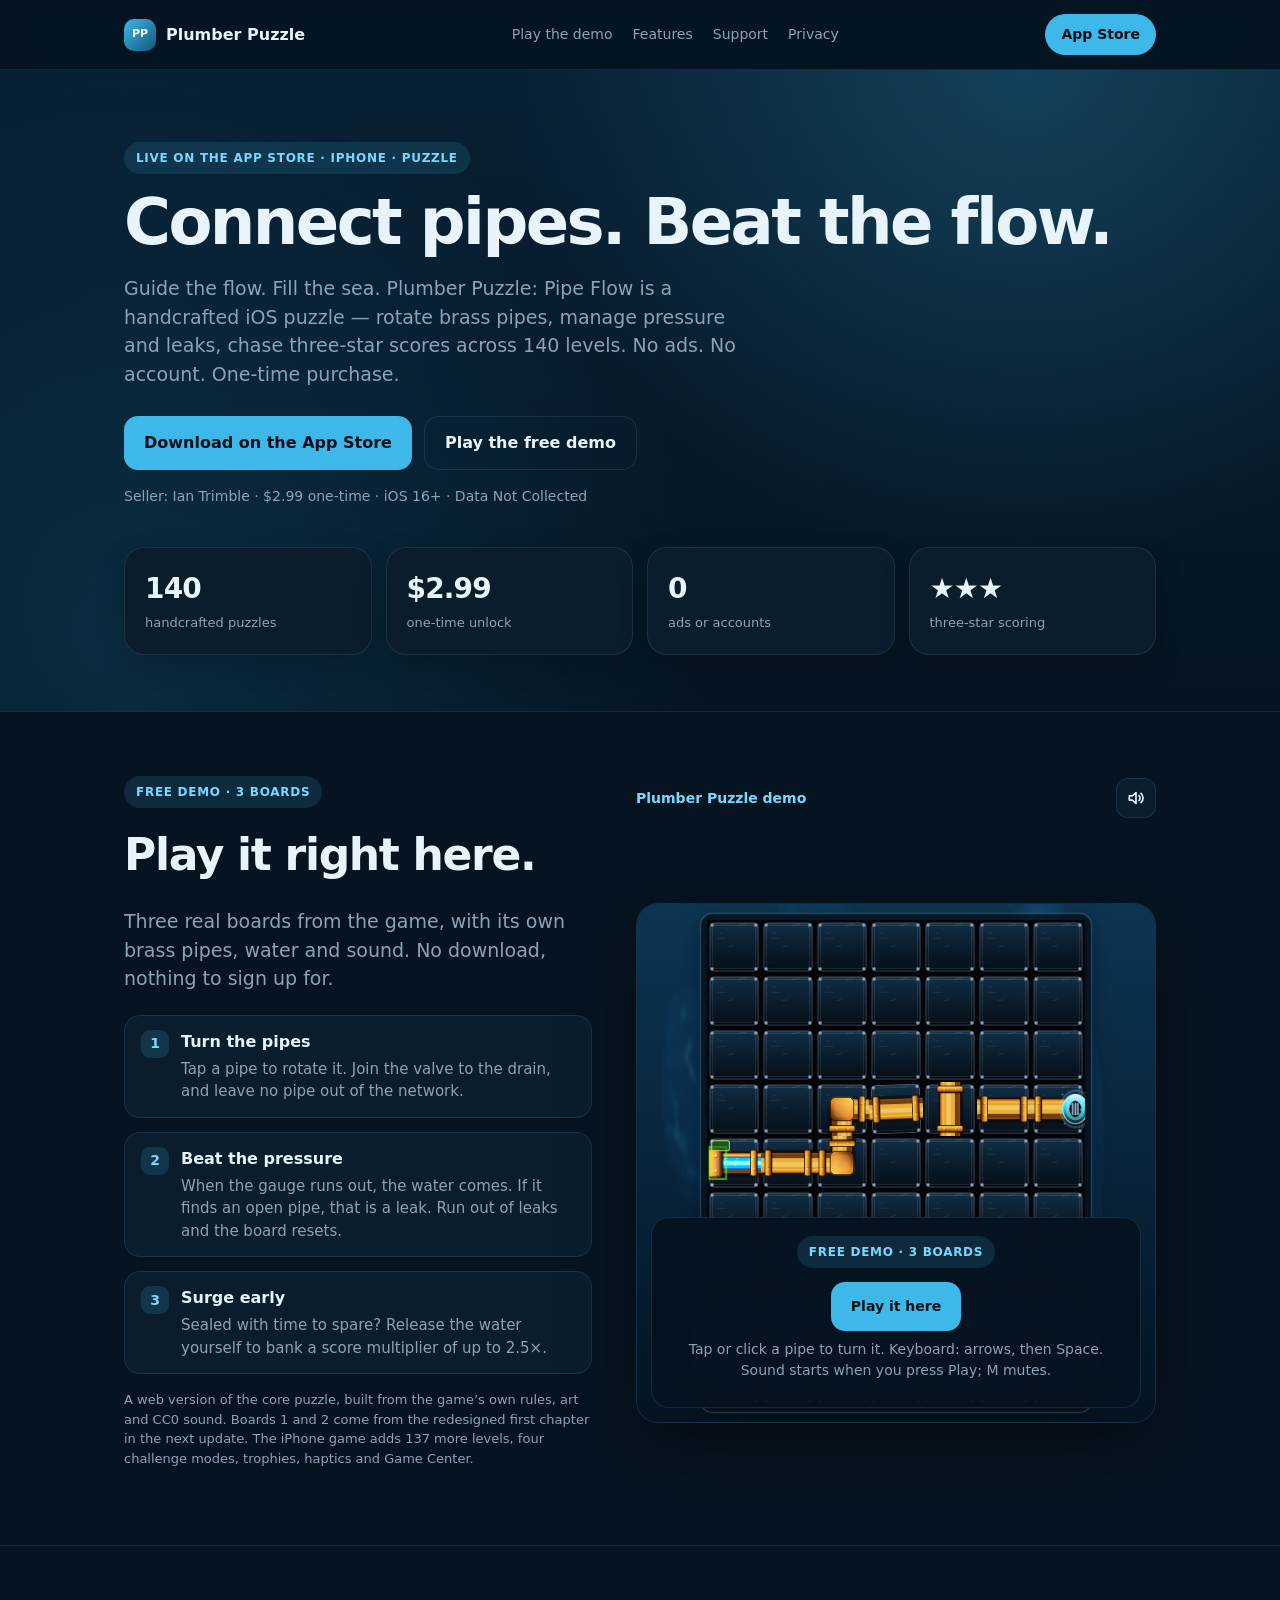
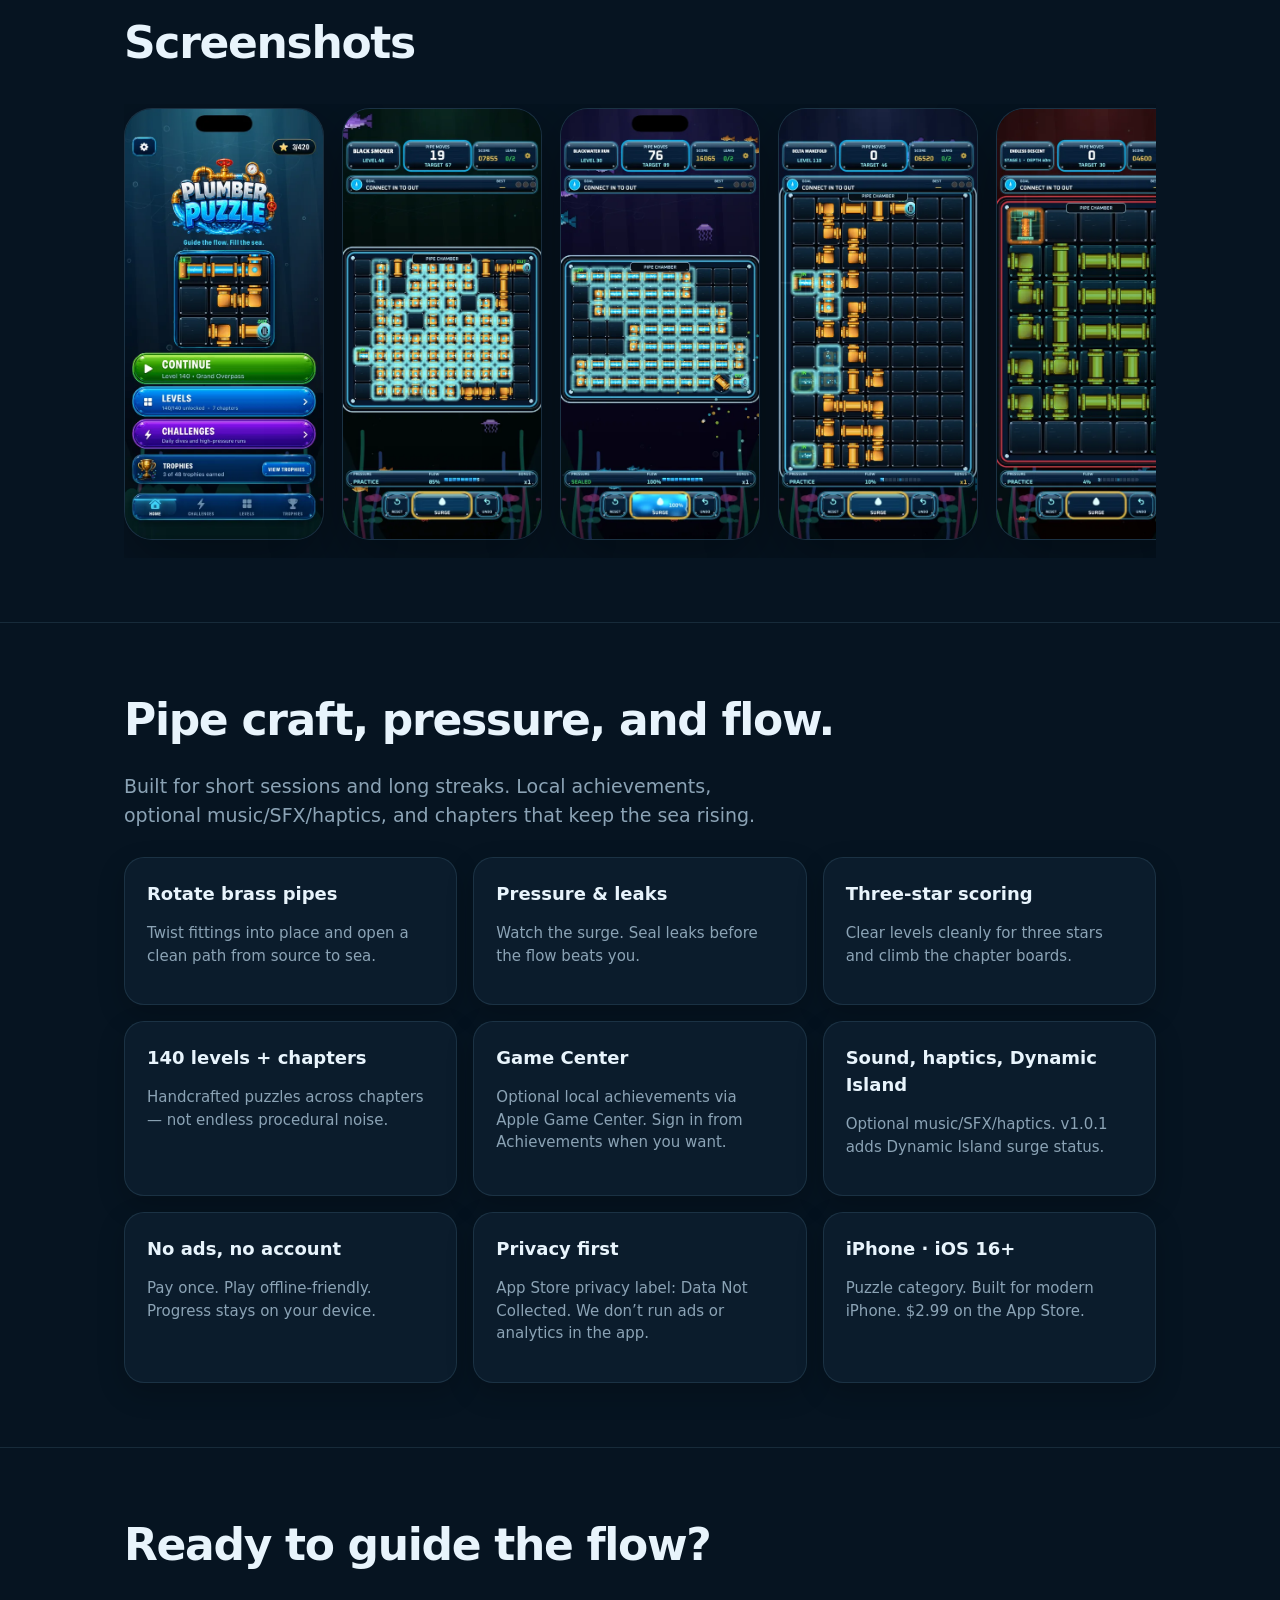
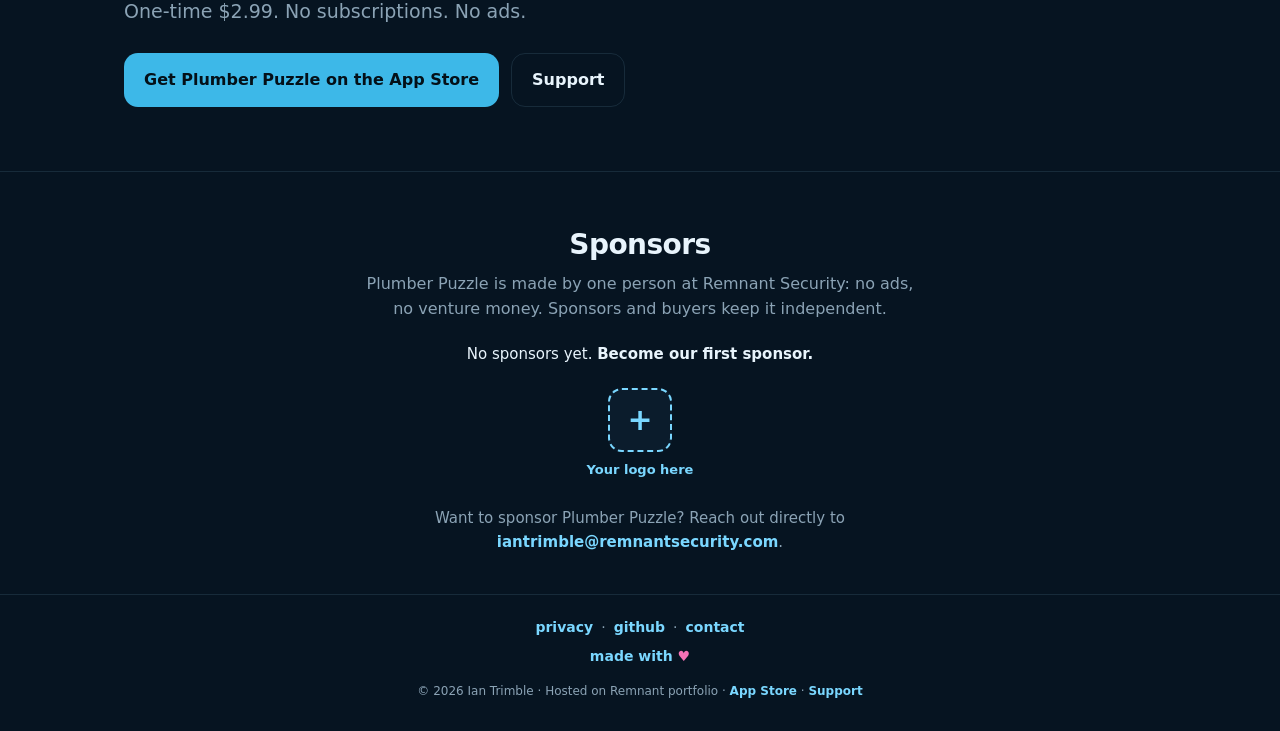
<file: index.html>
<!doctype html>
<html lang="en">
<head>
<meta charset="utf-8">
<meta name="viewport" content="width=device-width, initial-scale=1">
<title>Plumber Puzzle: Pipe Flow — Connect pipes. Beat the flow.</title>
<meta name="description" content="140 handcrafted pipe puzzles for iPhone. Rotate brass pipes, stop leaks, earn three stars. No ads, no account. Data Not Collected. $2.99 one-time.">
<link rel="canonical" href="https://plumberpuzzle.remnantsecurity.com/">
<link rel="icon" type="image/svg+xml" href="/favicon.svg">
<meta property="og:title" content="Plumber Puzzle: Pipe Flow">
<meta property="og:description" content="Connect pipes. Beat the flow. 140 handcrafted levels. $2.99 one-time on the App Store.">
<meta property="og:image" content="https://plumberpuzzle.remnantsecurity.com/screenshots/og-card.jpg">
<meta property="og:image:width" content="1200">
<meta property="og:image:height" content="630">
<meta name="twitter:card" content="summary_large_image">
<meta name="twitter:image" content="https://plumberpuzzle.remnantsecurity.com/screenshots/og-card.jpg">
<meta property="og:type" content="website">
<meta name="theme-color" content="#061421">
<style>
:root{--accent:#3DB8E8;--accent2:#7AD7FF;--sea:#061421;--ink:#E8F4FC;--muted:#8BA3B5;--card:#0B1C2C;--line:rgba(125,180,210,.14);--bg:#061421;--shadow:0 24px 70px rgba(0,0,0,.35)}
*{box-sizing:border-box}html{scroll-behavior:smooth}body{margin:0;background:var(--bg);color:var(--ink);font-family:-apple-system,BlinkMacSystemFont,"SF Pro Display","Inter",system-ui,sans-serif;line-height:1.5;-webkit-font-smoothing:antialiased}
a{color:inherit;text-decoration:none}.nav{position:sticky;top:0;z-index:50;background:rgba(6,20,33,.86);backdrop-filter:saturate(180%) blur(22px);border-bottom:1px solid var(--line)}
.navin{max-width:1080px;margin:auto;padding:14px 24px;display:flex;align-items:center;justify-content:space-between;gap:16px}
.brand{display:flex;align-items:center;gap:10px;font-weight:800}.mark{width:32px;height:32px;border-radius:10px;background:linear-gradient(135deg,var(--accent),#12587A);display:grid;place-items:center;color:#fff;font-weight:900;font-size:11px}
.links{display:flex;gap:20px;color:var(--muted);font-size:14px;flex-wrap:wrap}.pill{padding:10px 16px;border-radius:999px;background:var(--accent);color:#041018;font-weight:700;font-size:14px}
.wrap{max-width:1080px;margin:auto;padding:0 24px}.hero{padding:72px 0 56px;background:radial-gradient(circle at 80% 0%,rgba(61,184,232,.22),transparent 42%),radial-gradient(circle at 10% 90%,rgba(18,88,122,.35),transparent 45%),linear-gradient(180deg,#082033,var(--bg))}
.eyebrow{display:inline-flex;padding:7px 12px;border-radius:999px;background:rgba(61,184,232,.14);color:var(--accent2);font-size:12px;font-weight:800;letter-spacing:.06em;text-transform:uppercase}
h1{font-size:clamp(36px,6vw,64px);line-height:1.02;letter-spacing:-.04em;margin:16px 0}.lead{font-size:19px;color:var(--muted);max-width:640px}
.cta{display:flex;gap:12px;flex-wrap:wrap;margin-top:28px}.btn{display:inline-flex;align-items:center;justify-content:center;padding:14px 20px;border-radius:14px;font-weight:800}
.primary{background:var(--accent);color:#041018}.secondary{background:transparent;border:1px solid var(--line);color:var(--ink)}.meta{margin-top:16px;color:var(--muted);font-size:14px}
.proof{display:grid;grid-template-columns:repeat(4,1fr);gap:14px;margin:40px 0 0}.proofItem{background:var(--card);border:1px solid var(--line);border-radius:20px;padding:20px;box-shadow:0 10px 28px rgba(0,0,0,.2)}
.proofItem strong{display:block;font-size:28px;letter-spacing:-.03em}.proofItem span{color:var(--muted);font-size:13px}
.section{padding:64px 0;border-top:1px solid var(--line)}.section h2{font-size:clamp(28px,4vw,44px);letter-spacing:-.03em;margin:0 0 12px}
.grid{display:grid;grid-template-columns:repeat(3,1fr);gap:16px;margin-top:28px}.card{background:var(--card);border:1px solid var(--line);border-radius:20px;padding:22px;box-shadow:0 10px 28px rgba(0,0,0,.2)}
.card h3{margin:0 0 8px;font-size:18px}.card p,.card li,.content p,.content li{color:var(--muted);font-size:15px}.footer{padding:36px 0;color:var(--muted);font-size:13px;border-top:1px solid var(--line)}
.footerin{display:flex;justify-content:space-between;gap:16px;flex-wrap:wrap}.content{max-width:760px}.content p,.content li{font-size:17px}
a.inline{color:var(--accent2);text-decoration:underline;text-underline-offset:3px}
@media(max-width:900px){.proof,.grid{grid-template-columns:1fr 1fr}.links{display:none}}
@media(max-width:600px){.proof,.grid{grid-template-columns:1fr}}
.shots{list-style:none;margin:28px 0 0;padding:4px 0 18px;display:grid;grid-auto-flow:column;grid-auto-columns:minmax(200px,230px);gap:18px;overflow-x:auto;scroll-snap-type:x mandatory;-webkit-overflow-scrolling:touch}.shot{scroll-snap-align:start}.shot img{display:block;width:100%;height:auto;border-radius:28px;border:1px solid var(--line);box-shadow:var(--shadow);background:var(--card)}
@media(max-width:600px){.shots{grid-auto-columns:72%}}
</style>
<link rel="stylesheet" href="/play/play.css">
<link rel="stylesheet" href="/sponsors.css">
</head>
<body>
<nav class="nav"><div class="navin">
  <a class="brand" href="/"><span class="mark">PP</span>Plumber Puzzle</a>
  <div class="links">
    <a href="/#play">Play the demo</a>
    <a href="/#features">Features</a>
    <a href="/support.html">Support</a>
    <a href="/privacy.html">Privacy</a>
  </div>
  <a class="pill" href="https://apps.apple.com/us/app/plumber-puzzle-pipe-flow/id6789703995?mt=8&amp;ct=EXP-20261004-PIPEFLOW-SITE-01">App Store</a>
</div></nav>
<header class="hero"><div class="wrap">
  <span class="eyebrow">Live on the App Store · iPhone · Puzzle</span>
  <h1>Connect pipes. Beat the flow.</h1>
  <p class="lead">Guide the flow. Fill the sea. Plumber Puzzle: Pipe Flow is a handcrafted iOS puzzle — rotate brass pipes, manage pressure and leaks, chase three-star scores across 140 levels. No ads. No account. One-time purchase.</p>
  <div class="cta">
    <a class="btn primary" href="https://apps.apple.com/us/app/plumber-puzzle-pipe-flow/id6789703995?mt=8&amp;ct=EXP-20261004-PIPEFLOW-SITE-01">Download on the App Store</a>
    <a class="btn secondary" href="/#play">Play the free demo</a>
  </div>
  <p class="meta">Seller: Ian Trimble · $2.99 one-time · iOS 16+ · Data Not Collected</p>
  <div class="proof">
    <div class="proofItem"><strong>140</strong><span>handcrafted puzzles</span></div>
    <div class="proofItem"><strong>$2.99</strong><span>one-time unlock</span></div>
    <div class="proofItem"><strong>0</strong><span>ads or accounts</span></div>
    <div class="proofItem"><strong>★★★</strong><span>three-star scoring</span></div>
  </div>
</div></header>
<section class="section" id="play" aria-labelledby="play-h"><div class="wrap play">
  <div class="play-copy">
    <span class="eyebrow">Free demo &middot; 3 boards</span>
    <h2 id="play-h">Play it right here.</h2>
    <p class="lead">Three real boards from the game, with its own brass pipes, water and sound. No download, nothing to sign up for.</p>
    <ol class="steps">
      <li><h3>Turn the pipes</h3><p>Tap a pipe to rotate it. Join the valve to the drain, and leave no pipe out of the network.</p></li>
      <li><h3>Beat the pressure</h3><p>When the gauge runs out, the water comes. If it finds an open pipe, that is a leak. Run out of leaks and the board resets.</p></li>
      <li><h3>Surge early</h3><p>Sealed with time to spare? Release the water yourself to bank a score multiplier of up to 2.5&times;.</p></li>
    </ol>
    <p class="play-note">A web version of the core puzzle, built from the game&rsquo;s own rules, art and CC0 sound. Boards 1 and 2 come from the redesigned first chapter in the next update. The iPhone game adds 137 more levels, four challenge modes, trophies, haptics and Game Center.</p>
  </div>
  <div class="mini" id="mini" data-base="/play/">
    <div class="mini-top">
      <p class="mini-stagename" data-mini="stage">Plumber Puzzle demo</p>
      <div class="mini-tools">
        <button class="mini-tool" type="button" data-act="pause" aria-label="Pause (Escape)"><svg viewBox="0 0 24 24" aria-hidden="true"><path d="M8 5v14M16 5v14"/></svg></button>
        <button class="mini-tool" type="button" data-act="sound" aria-pressed="true" aria-label="Sound on (M to mute)"><svg viewBox="0 0 24 24" aria-hidden="true"><path d="M4 9.5h3.5L12 5.5v13l-4.5-4H4z"/><path class="on" d="M15.5 9a4 4 0 0 1 0 6M18 6.5a7.5 7.5 0 0 1 0 11"/><path class="off" d="M16 9.5l5 5M21 9.5l-5 5"/></svg></button>
      </div>
    </div>
    <div class="mini-hud" aria-hidden="true">
      <div><span class="cap">Moves / par</span><b data-mini="moves">0 / 0</b></div>
      <div><span class="cap">Leaks</span><span class="mini-pips" data-mini="leaks"></span></div>
      <div><span class="cap">Score</span><b data-mini="score">0</b></div>
      <div class="mini-water"><span class="cap" data-mini="water">Water</span><div class="mini-gaugebar"><span data-mini="gauge"></span></div></div>
    </div>
    <div class="mini-stage">
      <canvas tabindex="0" width="520" height="520" aria-label="Plumber Puzzle demo board. Tap or click a pipe to turn it. Keyboard: arrow keys move, Space turns the pipe, E releases the water early, Escape pauses, M mutes."></canvas>
      <p class="mini-toast" hidden></p>
      <div class="mini-start">
        <span class="eyebrow">Free demo &middot; 3 boards</span>
        <p><button class="btn primary" type="button" data-act="start">Play it here</button></p>
        <p>Tap or click a pipe to turn it.<span class="mini-keys"> Keyboard: arrows, then Space.</span> Sound starts when you press Play; M mutes.</p>
        <p data-mini="best"></p>
      </div>
    </div>
    <div class="mini-under">
      <p class="mini-hint" data-mini="hint"></p>
      <button class="mini-release" type="button" data-act="release">Release water</button>
    </div>
    <div class="mini-card" role="dialog" aria-label="Plumber Puzzle demo" hidden></div>
    <p class="sr-only" data-mini="live" aria-live="polite"></p>
    <noscript><p class="play-note">The playable board needs JavaScript. The screenshots below are from the game.</p></noscript>
  </div>
</div></section>
<section class="section" id="screenshots"><div class="wrap">
  <h2>Screenshots</h2>
  <ul class="shots"><li class="shot"><img src="/screenshots/01-home.webp" width="460" height="999" loading="lazy" decoding="async" alt="Home screen with the Plumber Puzzle logo and Continue, Levels, Challenges and Trophies buttons"></li><li class="shot"><img src="/screenshots/03-level-48-solving.webp" width="460" height="999" loading="lazy" decoding="async" alt="Level 48 'Black Smoker' mid-solve with the flow meter at 85%"></li><li class="shot"><img src="/screenshots/05-level-30-win.webp" width="460" height="999" loading="lazy" decoding="async" alt="Level 30 'Blackwater Run' sealed at 100% flow"></li><li class="shot"><img src="/screenshots/04-level-110-later.webp" width="460" height="999" loading="lazy" decoding="async" alt="Level 110 'Delta Manifold', a tall late-game pipe board"></li><li class="shot"><img src="/screenshots/06-descent.webp" width="460" height="999" loading="lazy" decoding="async" alt="Endless Descent stage 1 with the green pipe set"></li><li class="shot"><img src="/screenshots/07-trophies.webp" width="460" height="999" loading="lazy" decoding="async" alt="Trophies screen showing 3/48 Legendary trophies"></li><li class="shot"><img src="/screenshots/02-level-12.webp" width="460" height="999" loading="lazy" decoding="async" alt="Level 12 'Backwash' at the start of the puzzle"></li></ul>
</div></section>
<section class="section" id="features"><div class="wrap">
  <h2>Pipe craft, pressure, and flow.</h2>
  <p class="lead">Built for short sessions and long streaks. Local achievements, optional music/SFX/haptics, and chapters that keep the sea rising.</p>
  <div class="grid">
    <article class="card"><h3>Rotate brass pipes</h3><p>Twist fittings into place and open a clean path from source to sea.</p></article>
    <article class="card"><h3>Pressure &amp; leaks</h3><p>Watch the surge. Seal leaks before the flow beats you.</p></article>
    <article class="card"><h3>Three-star scoring</h3><p>Clear levels cleanly for three stars and climb the chapter boards.</p></article>
    <article class="card"><h3>140 levels + chapters</h3><p>Handcrafted puzzles across chapters — not endless procedural noise.</p></article>
    <article class="card"><h3>Game Center</h3><p>Optional local achievements via Apple Game Center. Sign in from Achievements when you want.</p></article>
    <article class="card"><h3>Sound, haptics, Dynamic Island</h3><p>Optional music/SFX/haptics. v1.0.1 adds Dynamic Island surge status.</p></article>
    <article class="card"><h3>No ads, no account</h3><p>Pay once. Play offline-friendly. Progress stays on your device.</p></article>
    <article class="card"><h3>Privacy first</h3><p>App Store privacy label: Data Not Collected. We don’t run ads or analytics in the app.</p></article>
    <article class="card"><h3>iPhone · iOS 16+</h3><p>Puzzle category. Built for modern iPhone. $2.99 on the App Store.</p></article>
  </div>
</div></section>
<section class="section"><div class="wrap">
  <h2>Ready to guide the flow?</h2>
  <p class="lead">One-time $2.99. No subscriptions. No ads.</p>
  <div class="cta">
    <a class="btn primary" href="https://apps.apple.com/us/app/plumber-puzzle-pipe-flow/id6789703995?mt=8&amp;ct=EXP-20261004-PIPEFLOW-SITE-01">Get Plumber Puzzle on the App Store</a>
    <a class="btn secondary" href="/support.html">Support</a>
  </div>
</div></section>
<!-- TODO(sponsors): flip data-sponsors-live to "true" when https://github.com/sponsors/itrimble is live -->
<section class="sp sp-sponsors" data-sponsors-live="false" aria-labelledby="sp-h"><div class="sp-wrap">
  <h2 id="sp-h">Sponsors</h2>
  <p class="sp-indie">Plumber Puzzle is made by one person at Remnant Security: no ads, no venture money. Sponsors and buyers keep it independent.</p>
  <p class="sp-empty">No sponsors yet. <strong>Become our first sponsor.</strong></p>
  <ul class="sp-row"><li><a class="sp-tile" href="mailto:iantrimble@remnantsecurity.com?subject=Plumber%20Puzzle%20sponsorship" data-live-href="https://github.com/sponsors/itrimble" aria-label="Your logo here: become the first sponsor of Plumber Puzzle"><span class="sp-slot" aria-hidden="true">+</span><span>Your logo here</span></a></li></ul>
  <p class="sp-cta">Want to sponsor Plumber Puzzle? <span data-show-when="live">Use <a href="mailto:iantrimble@remnantsecurity.com?subject=Plumber%20Puzzle%20sponsorship" data-live-href="https://github.com/sponsors/itrimble">GitHub Sponsors</a> or reach</span><span data-show-when="pending">Reach</span> out directly to <a href="mailto:iantrimble@remnantsecurity.com?subject=Plumber%20Puzzle%20sponsorship">iantrimble@remnantsecurity.com</a>.</p>
</div></section>
<footer class="sp sp-foot"><div class="sp-wrap">
  <nav aria-label="Footer"><a href="/privacy.html">privacy</a><span aria-hidden="true">·</span><a href="https://github.com/itrimble/plumberpuzzle-site" rel="noopener">github</a><span aria-hidden="true">·</span><a href="mailto:iantrimble@remnantsecurity.com">contact</a></nav>
  <p class="sp-made"><a href="https://remnantsecurity.com">made with <span class="sp-heart" aria-hidden="true">♥</span><span class="sp-sr">love</span></a></p>
  <p class="sp-legal"><span class="sp-nw">© 2026 Ian Trimble · Hosted on Remnant portfolio</span> · <span class="sp-nw"><a href="https://apps.apple.com/us/app/plumber-puzzle-pipe-flow/id6789703995?mt=8&amp;ct=EXP-20261004-PIPEFLOW-SITE-01">App Store</a></span> · <span class="sp-nw"><a href="/support.html">Support</a></span></p>
</div></footer>
<script src="/sponsors.js"></script>
<script src="/play/rules.js" defer></script>
<script src="/play/levels.js" defer></script>
<script src="/play/draw.js" defer></script>
<script src="/play/sound.js" defer></script>
<script src="/play/play.js" defer></script>
<script src="/ct.js" data-fallback-ct="EXP-20261004-PIPEFLOW-SITE-01"></script>
<script src="/posthog.js"></script>
</body></html>
</file>
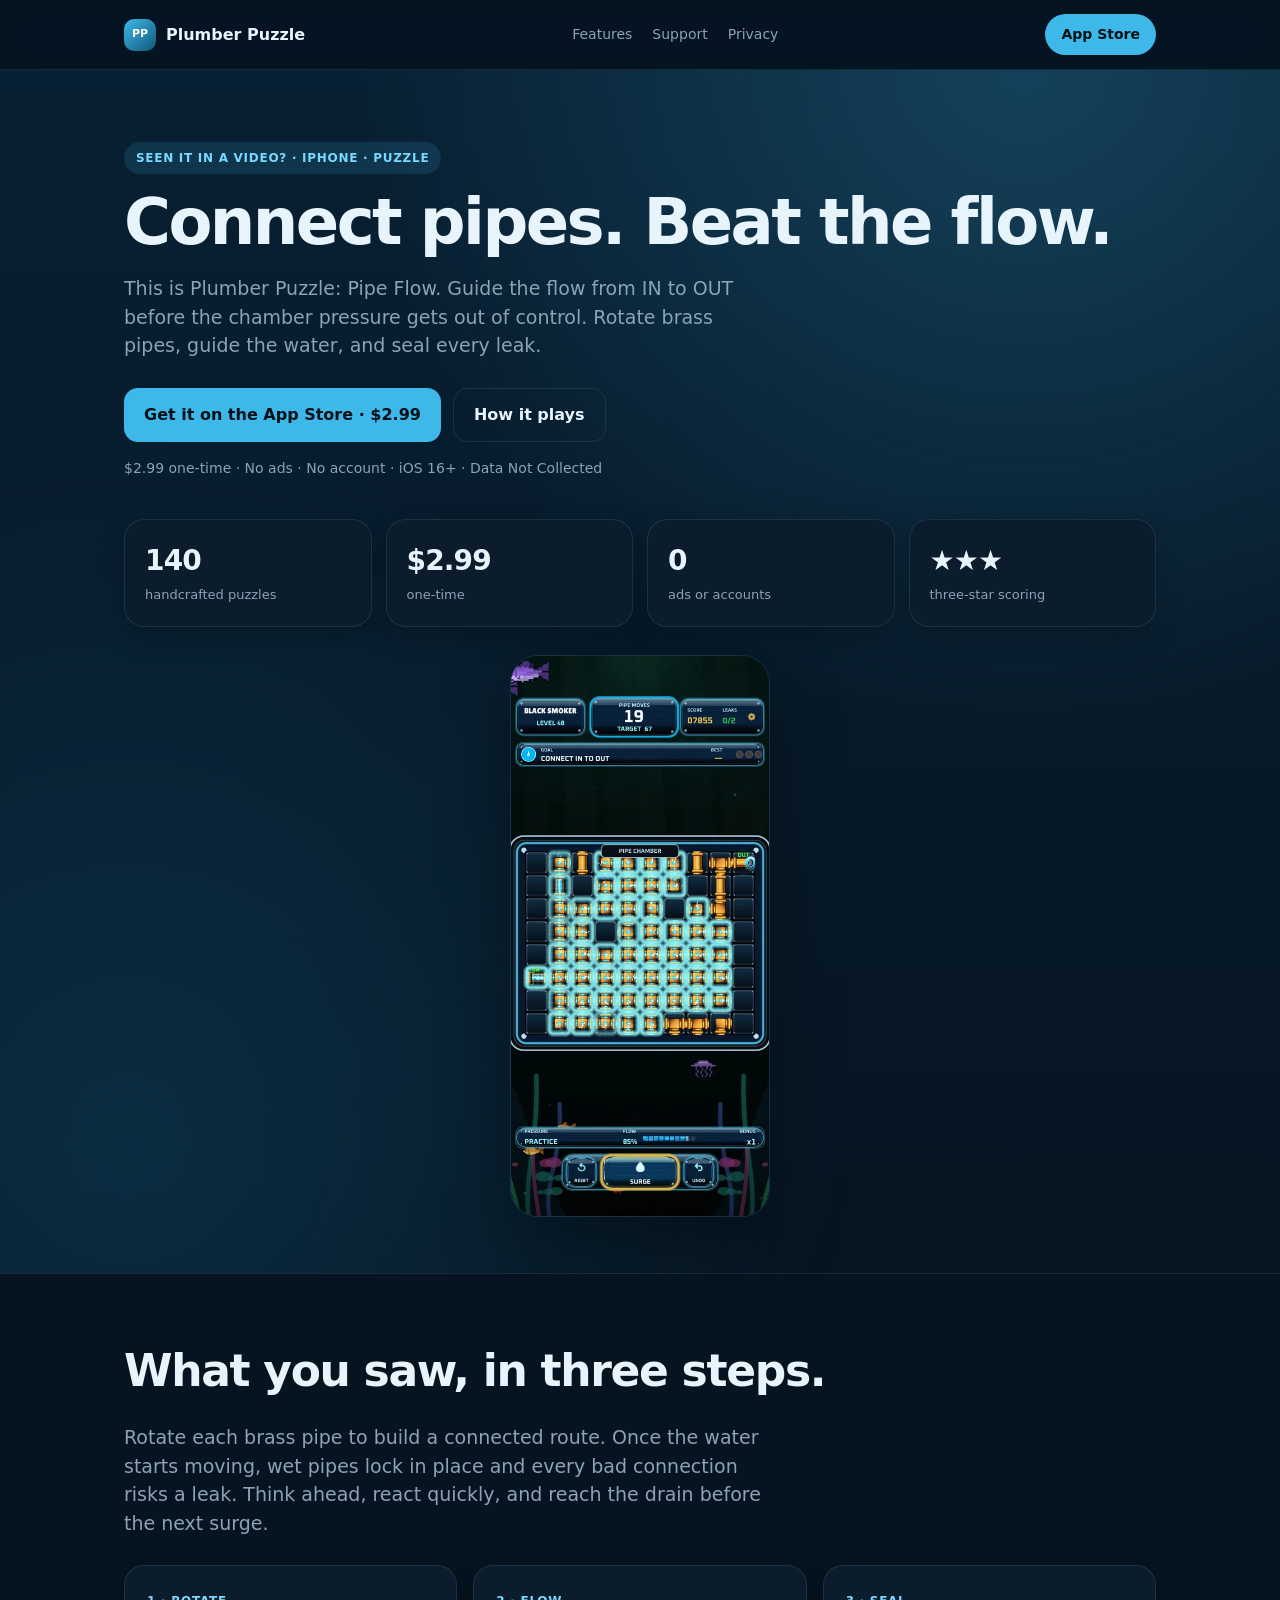
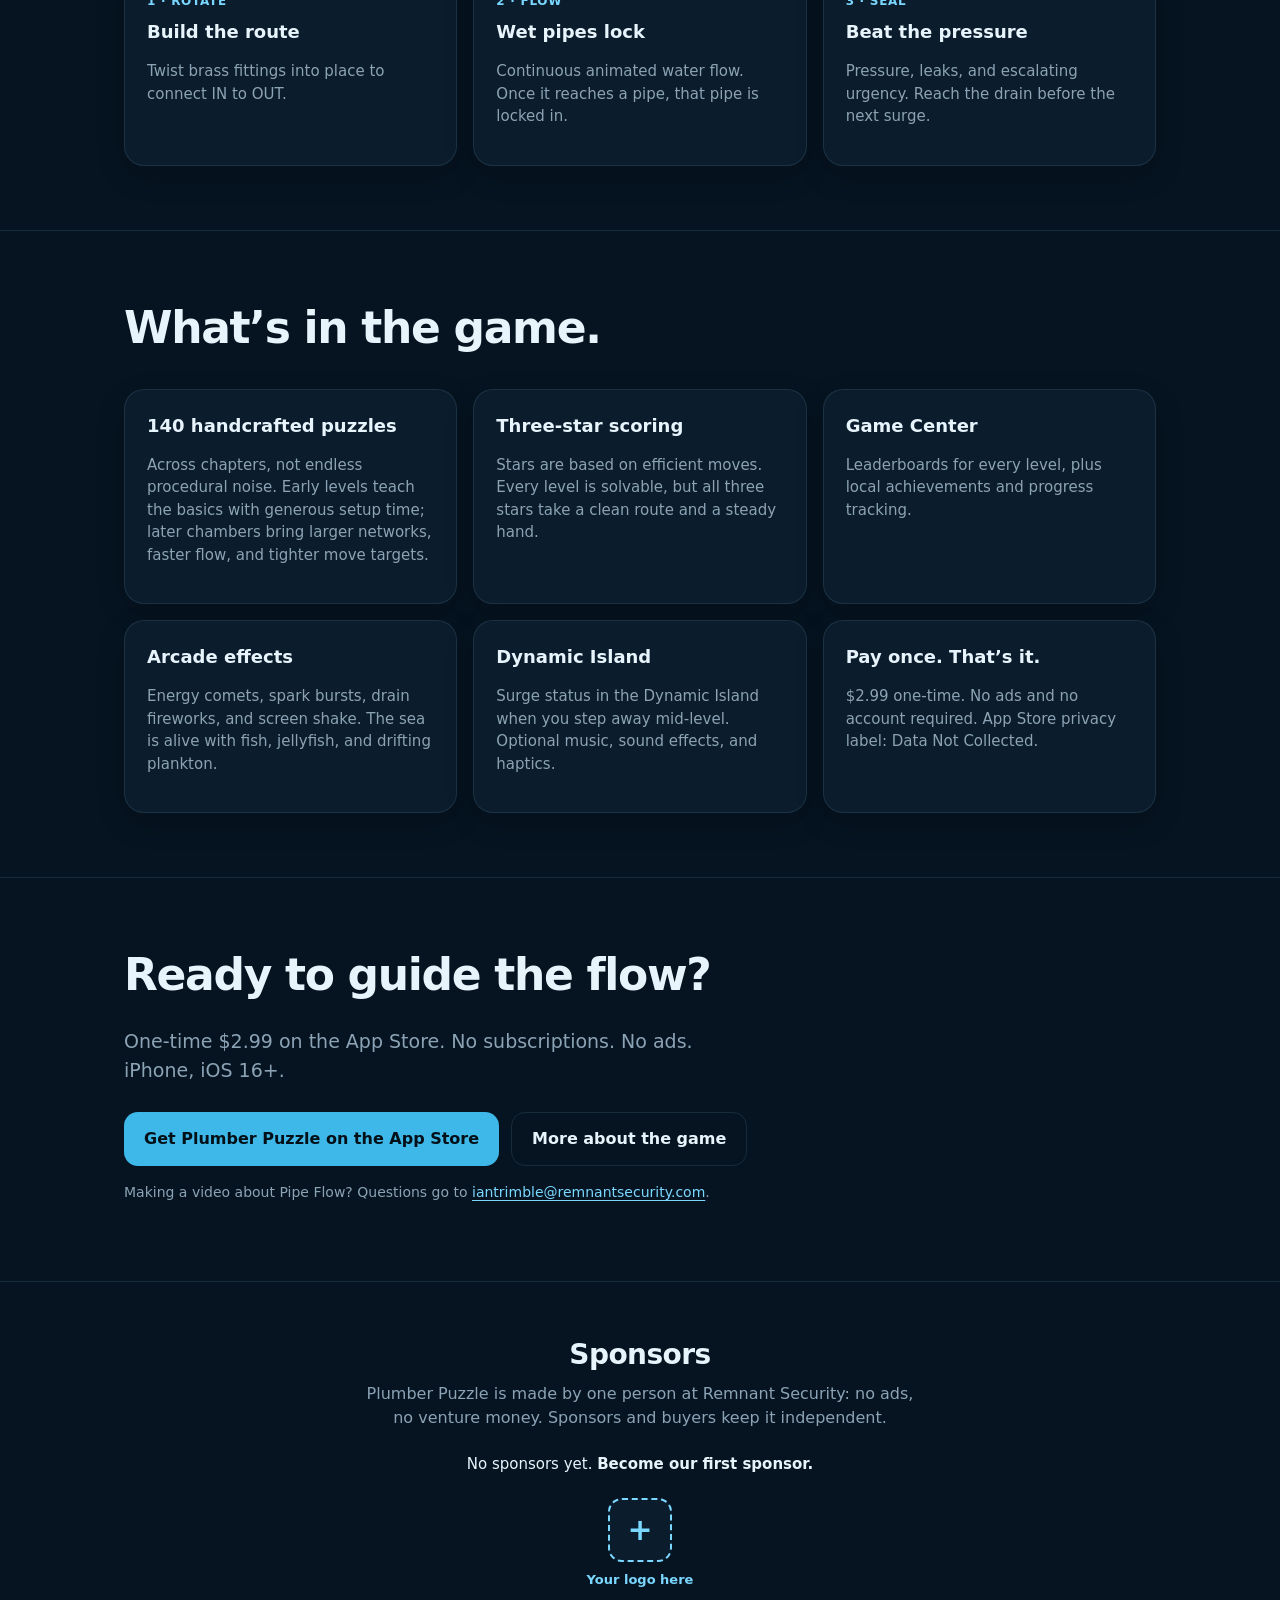
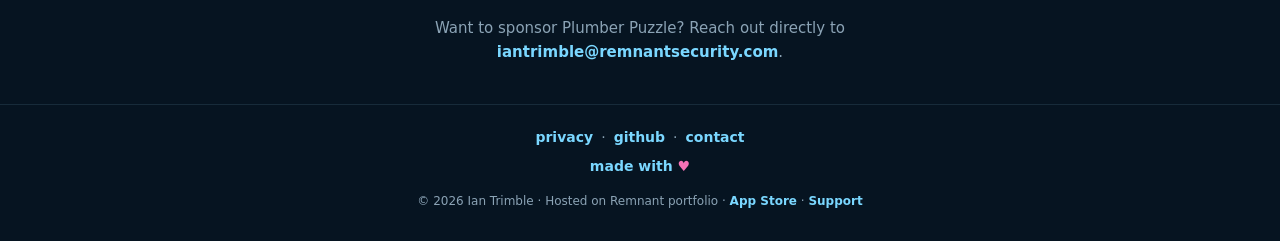
<file: creators/index.html>
<!doctype html>
<html lang="en">
<head>
<meta charset="utf-8">
<meta name="viewport" content="width=device-width, initial-scale=1">
<title>Plumber Puzzle: Pipe Flow — Seen it on YouTube? Here’s the game.</title>
<meta name="description" content="Plumber Puzzle: Pipe Flow for iPhone. Rotate brass pipes, guide the water from IN to OUT, and seal every leak. 140 handcrafted puzzles. No ads, no account. $2.99 one-time.">
<link rel="canonical" href="https://plumberpuzzle.remnantsecurity.com/creators/">
<link rel="icon" type="image/svg+xml" href="/favicon.svg">
<meta property="og:title" content="Plumber Puzzle: Pipe Flow — the game from the video">
<meta property="og:description" content="Connect pipes. Beat the flow. 140 handcrafted puzzles for iPhone. No ads, no account. $2.99 one-time on the App Store.">
<meta property="og:image" content="https://plumberpuzzle.remnantsecurity.com/screenshots/og-card.jpg">
<meta property="og:type" content="website">
<meta property="og:url" content="https://plumberpuzzle.remnantsecurity.com/creators/">
<meta name="twitter:card" content="summary_large_image">
<meta name="twitter:image" content="https://plumberpuzzle.remnantsecurity.com/screenshots/og-card.jpg">
<meta name="twitter:title" content="Plumber Puzzle: Pipe Flow — the game from the video">
<meta name="twitter:description" content="Connect pipes. Beat the flow. 140 handcrafted puzzles for iPhone. No ads, no account. $2.99 one-time.">
<meta name="theme-color" content="#061421">
<style>
:root{--accent:#3DB8E8;--accent2:#7AD7FF;--sea:#061421;--ink:#E8F4FC;--muted:#8BA3B5;--card:#0B1C2C;--line:rgba(125,180,210,.14);--bg:#061421;--shadow:0 24px 70px rgba(0,0,0,.35)}
*{box-sizing:border-box}html{scroll-behavior:smooth}body{margin:0;background:var(--bg);color:var(--ink);font-family:-apple-system,BlinkMacSystemFont,"SF Pro Display","Inter",system-ui,sans-serif;line-height:1.5;-webkit-font-smoothing:antialiased}
a{color:inherit;text-decoration:none}.nav{position:sticky;top:0;z-index:50;background:rgba(6,20,33,.86);backdrop-filter:saturate(180%) blur(22px);border-bottom:1px solid var(--line)}
.navin{max-width:1080px;margin:auto;padding:14px 24px;display:flex;align-items:center;justify-content:space-between;gap:16px}
.brand{display:flex;align-items:center;gap:10px;font-weight:800}.mark{width:32px;height:32px;border-radius:10px;background:linear-gradient(135deg,var(--accent),#12587A);display:grid;place-items:center;color:#fff;font-weight:900;font-size:11px}
.links{display:flex;gap:20px;color:var(--muted);font-size:14px;flex-wrap:wrap}.pill{padding:10px 16px;border-radius:999px;background:var(--accent);color:#041018;font-weight:700;font-size:14px}
.wrap{max-width:1080px;margin:auto;padding:0 24px}.hero{padding:72px 0 56px;background:radial-gradient(circle at 80% 0%,rgba(61,184,232,.22),transparent 42%),radial-gradient(circle at 10% 90%,rgba(18,88,122,.35),transparent 45%),linear-gradient(180deg,#082033,var(--bg))}
.eyebrow{display:inline-flex;padding:7px 12px;border-radius:999px;background:rgba(61,184,232,.14);color:var(--accent2);font-size:12px;font-weight:800;letter-spacing:.06em;text-transform:uppercase}
h1{font-size:clamp(36px,6vw,64px);line-height:1.02;letter-spacing:-.04em;margin:16px 0}.lead{font-size:19px;color:var(--muted);max-width:640px}
.cta{display:flex;gap:12px;flex-wrap:wrap;margin-top:28px}.btn{display:inline-flex;align-items:center;justify-content:center;padding:14px 20px;border-radius:14px;font-weight:800}
.primary{background:var(--accent);color:#041018}.secondary{background:transparent;border:1px solid var(--line);color:var(--ink)}.meta{margin-top:16px;color:var(--muted);font-size:14px}
.proof{display:grid;grid-template-columns:repeat(4,1fr);gap:14px;margin:40px 0 0}.proofItem{background:var(--card);border:1px solid var(--line);border-radius:20px;padding:20px;box-shadow:0 10px 28px rgba(0,0,0,.2)}
.proofItem strong{display:block;font-size:28px;letter-spacing:-.03em}.proofItem span{color:var(--muted);font-size:13px}
.section{padding:64px 0;border-top:1px solid var(--line)}.section h2{font-size:clamp(28px,4vw,44px);letter-spacing:-.03em;margin:0 0 12px}
.grid{display:grid;grid-template-columns:repeat(3,1fr);gap:16px;margin-top:28px}.card{background:var(--card);border:1px solid var(--line);border-radius:20px;padding:22px;box-shadow:0 10px 28px rgba(0,0,0,.2)}
.card h3{margin:0 0 8px;font-size:18px}.card p,.card li,.content p,.content li{color:var(--muted);font-size:15px}.footer{padding:36px 0;color:var(--muted);font-size:13px;border-top:1px solid var(--line)}
.footerin{display:flex;justify-content:space-between;gap:16px;flex-wrap:wrap}.content{max-width:760px}.content p,.content li{font-size:17px}
a.inline{color:var(--accent2);text-decoration:underline;text-underline-offset:3px}
@media(max-width:900px){.proof,.grid{grid-template-columns:1fr 1fr}.links{display:none}}
@media(max-width:600px){.proof,.grid{grid-template-columns:1fr}}
.card .tag{display:inline-block;margin-bottom:8px;color:var(--accent2);font-size:12px;font-weight:800;letter-spacing:.06em;text-transform:uppercase}
.creatorShot{display:block;width:min(260px,70%);height:auto;margin:28px auto 0;border-radius:28px;border:1px solid var(--line);box-shadow:var(--shadow)}
</style>
<link rel="stylesheet" href="/sponsors.css">
</head>
<body>
<nav class="nav"><div class="navin">
  <a class="brand" href="/"><span class="mark">PP</span>Plumber Puzzle</a>
  <div class="links">
    <a href="/#features">Features</a>
    <a href="/support.html">Support</a>
    <a href="/privacy.html">Privacy</a>
  </div>
  <a class="pill" href="https://apps.apple.com/us/app/plumber-puzzle-pipe-flow/id6789703995?mt=8&amp;ct=EXP-20260929-PIPEFLOW-YT-01">App Store</a>
</div></nav>
<header class="hero"><div class="wrap">
  <span class="eyebrow">Seen it in a video? · iPhone · Puzzle</span>
  <h1>Connect pipes. Beat the flow.</h1>
  <p class="lead">This is Plumber Puzzle: Pipe Flow. Guide the flow from IN to OUT before the chamber pressure gets out of control. Rotate brass pipes, guide the water, and seal every leak.</p>
  <div class="cta">
    <a class="btn primary" href="https://apps.apple.com/us/app/plumber-puzzle-pipe-flow/id6789703995?mt=8&amp;ct=EXP-20260929-PIPEFLOW-YT-01">Get it on the App Store · $2.99</a>
    <a class="btn secondary" href="#how-it-plays">How it plays</a>
  </div>
  <p class="meta">$2.99 one-time · No ads · No account · iOS 16+ · Data Not Collected</p>
  <div class="proof">
    <div class="proofItem"><strong>140</strong><span>handcrafted puzzles</span></div>
    <div class="proofItem"><strong>$2.99</strong><span>one-time</span></div>
    <div class="proofItem"><strong>0</strong><span>ads or accounts</span></div>
    <div class="proofItem"><strong>★★★</strong><span>three-star scoring</span></div>
  </div>
  <img class="creatorShot" src="/screenshots/03-level-48-solving.webp" width="460" height="999" loading="lazy" decoding="async" alt="Level 48 'Black Smoker' mid-solve with the flow meter at 85%">
</div></header>
<section class="section" id="how-it-plays"><div class="wrap">
  <h2>What you saw, in three steps.</h2>
  <p class="lead">Rotate each brass pipe to build a connected route. Once the water starts moving, wet pipes lock in place and every bad connection risks a leak. Think ahead, react quickly, and reach the drain before the next surge.</p>
  <div class="grid">
    <article class="card"><span class="tag">1 · Rotate</span><h3>Build the route</h3><p>Twist brass fittings into place to connect IN to OUT.</p></article>
    <article class="card"><span class="tag">2 · Flow</span><h3>Wet pipes lock</h3><p>Continuous animated water flow. Once it reaches a pipe, that pipe is locked in.</p></article>
    <article class="card"><span class="tag">3 · Seal</span><h3>Beat the pressure</h3><p>Pressure, leaks, and escalating urgency. Reach the drain before the next surge.</p></article>
  </div>
</div></section>
<section class="section"><div class="wrap">
  <h2>What’s in the game.</h2>
  <div class="grid">
    <article class="card"><h3>140 handcrafted puzzles</h3><p>Across chapters, not endless procedural noise. Early levels teach the basics with generous setup time; later chambers bring larger networks, faster flow, and tighter move targets.</p></article>
    <article class="card"><h3>Three-star scoring</h3><p>Stars are based on efficient moves. Every level is solvable, but all three stars take a clean route and a steady hand.</p></article>
    <article class="card"><h3>Game Center</h3><p>Leaderboards for every level, plus local achievements and progress tracking.</p></article>
    <article class="card"><h3>Arcade effects</h3><p>Energy comets, spark bursts, drain fireworks, and screen shake. The sea is alive with fish, jellyfish, and drifting plankton.</p></article>
    <article class="card"><h3>Dynamic Island</h3><p>Surge status in the Dynamic Island when you step away mid-level. Optional music, sound effects, and haptics.</p></article>
    <article class="card"><h3>Pay once. That’s it.</h3><p>$2.99 one-time. No ads and no account required. App Store privacy label: Data Not Collected.</p></article>
  </div>
</div></section>
<section class="section"><div class="wrap">
  <h2>Ready to guide the flow?</h2>
  <p class="lead">One-time $2.99 on the App Store. No subscriptions. No ads. iPhone, iOS 16+.</p>
  <div class="cta">
    <a class="btn primary" href="https://apps.apple.com/us/app/plumber-puzzle-pipe-flow/id6789703995?mt=8&amp;ct=EXP-20260929-PIPEFLOW-YT-01">Get Plumber Puzzle on the App Store</a>
    <a class="btn secondary" href="/">More about the game</a>
  </div>
  <p class="meta">Making a video about Pipe Flow? Questions go to <a class="inline" href="mailto:iantrimble@remnantsecurity.com">iantrimble@remnantsecurity.com</a>.</p>
</div></section>
<!-- TODO(sponsors): flip data-sponsors-live to "true" when https://github.com/sponsors/itrimble is live -->
<section class="sp sp-sponsors" data-sponsors-live="false" aria-labelledby="sp-h"><div class="sp-wrap">
  <h2 id="sp-h">Sponsors</h2>
  <p class="sp-indie">Plumber Puzzle is made by one person at Remnant Security: no ads, no venture money. Sponsors and buyers keep it independent.</p>
  <p class="sp-empty">No sponsors yet. <strong>Become our first sponsor.</strong></p>
  <ul class="sp-row"><li><a class="sp-tile" href="mailto:iantrimble@remnantsecurity.com?subject=Plumber%20Puzzle%20sponsorship" data-live-href="https://github.com/sponsors/itrimble" aria-label="Your logo here: become the first sponsor of Plumber Puzzle"><span class="sp-slot" aria-hidden="true">+</span><span>Your logo here</span></a></li></ul>
  <p class="sp-cta">Want to sponsor Plumber Puzzle? <span data-show-when="live">Use <a href="mailto:iantrimble@remnantsecurity.com?subject=Plumber%20Puzzle%20sponsorship" data-live-href="https://github.com/sponsors/itrimble">GitHub Sponsors</a> or reach</span><span data-show-when="pending">Reach</span> out directly to <a href="mailto:iantrimble@remnantsecurity.com?subject=Plumber%20Puzzle%20sponsorship">iantrimble@remnantsecurity.com</a>.</p>
</div></section>
<footer class="sp sp-foot"><div class="sp-wrap">
  <nav aria-label="Footer"><a href="/privacy.html">privacy</a><span aria-hidden="true">·</span><a href="https://github.com/itrimble/plumberpuzzle-site" rel="noopener">github</a><span aria-hidden="true">·</span><a href="mailto:iantrimble@remnantsecurity.com">contact</a></nav>
  <p class="sp-made"><a href="https://remnantsecurity.com">made with <span class="sp-heart" aria-hidden="true">♥</span><span class="sp-sr">love</span></a></p>
  <p class="sp-legal"><span class="sp-nw">© 2026 Ian Trimble · Hosted on Remnant portfolio</span> · <span class="sp-nw"><a href="https://apps.apple.com/us/app/plumber-puzzle-pipe-flow/id6789703995?mt=8&amp;ct=EXP-20260929-PIPEFLOW-YT-01">App Store</a></span> · <span class="sp-nw"><a href="/support.html">Support</a></span></p>
</div></footer>
<script src="/sponsors.js"></script>
<script src="/ct.js" data-fallback-ct="EXP-20260929-PIPEFLOW-YT-01"></script>
<script src="/posthog.js"></script>
</body></html>
</file>
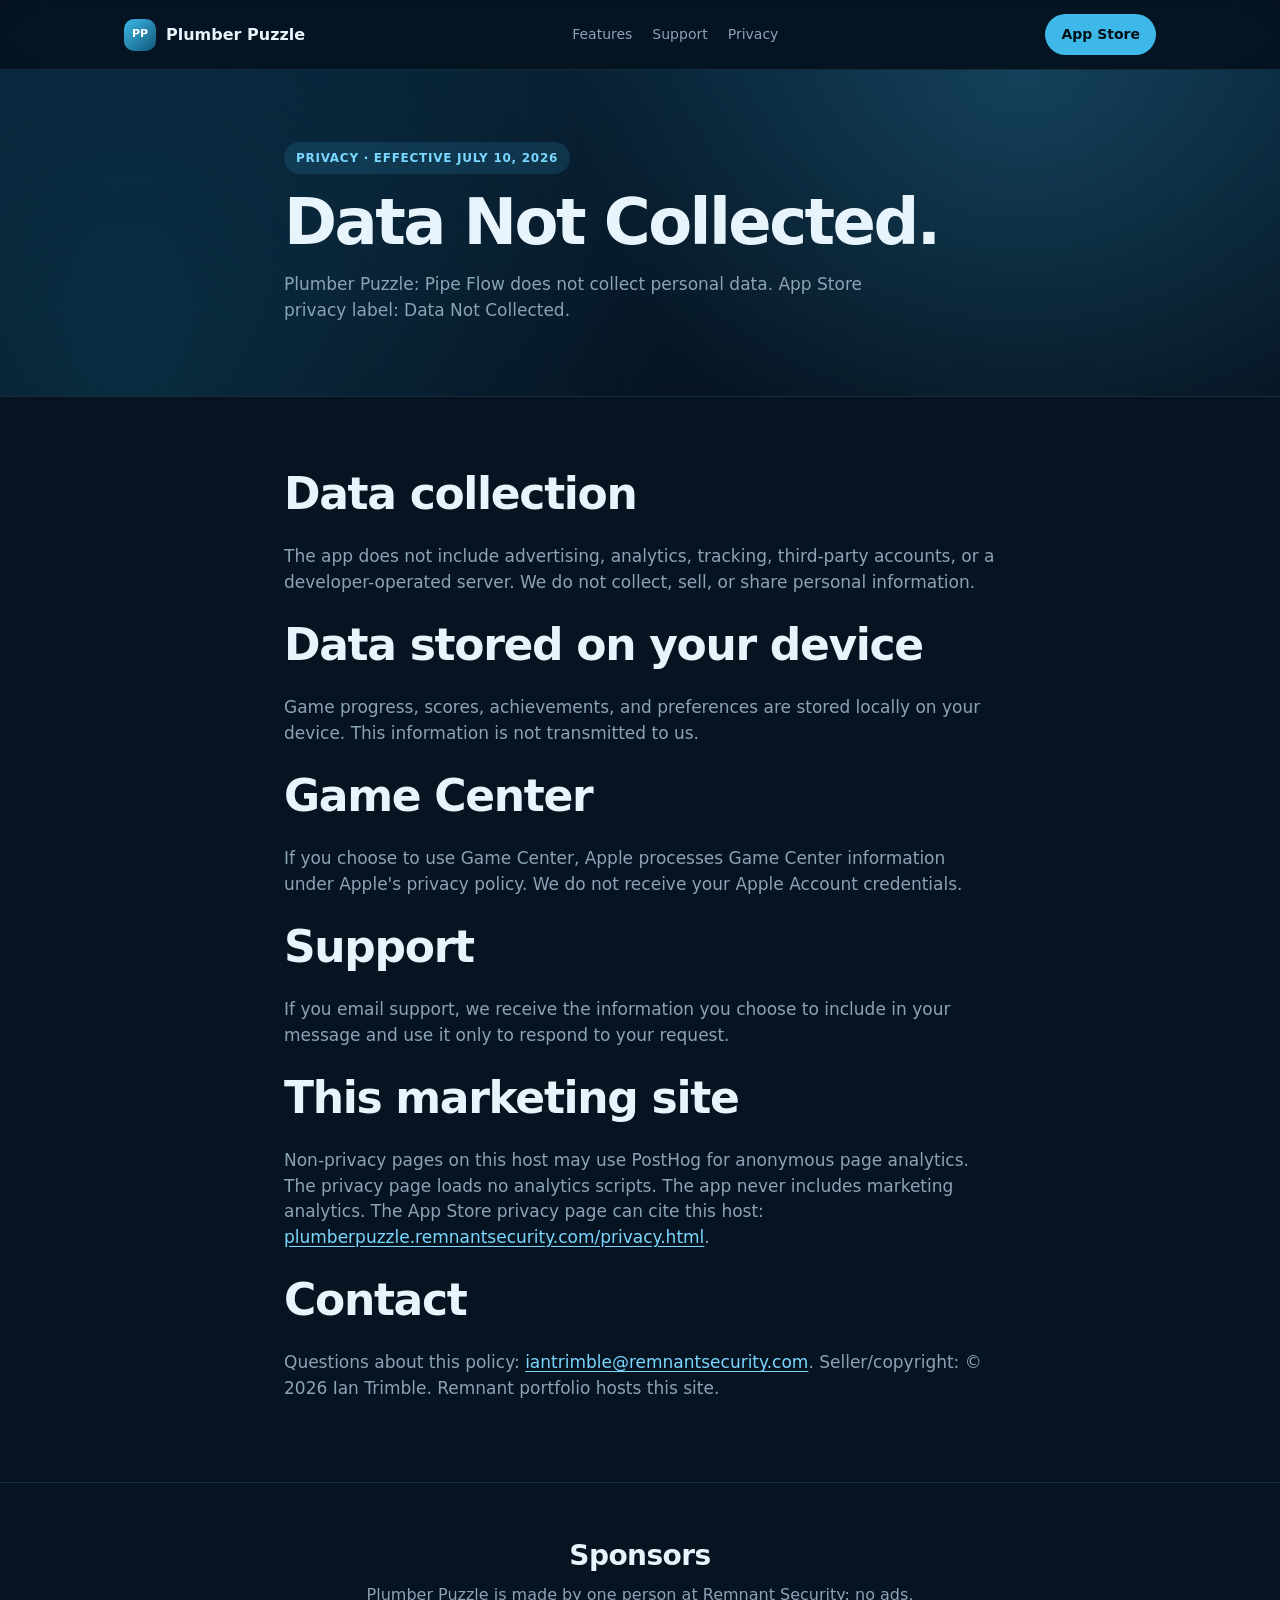
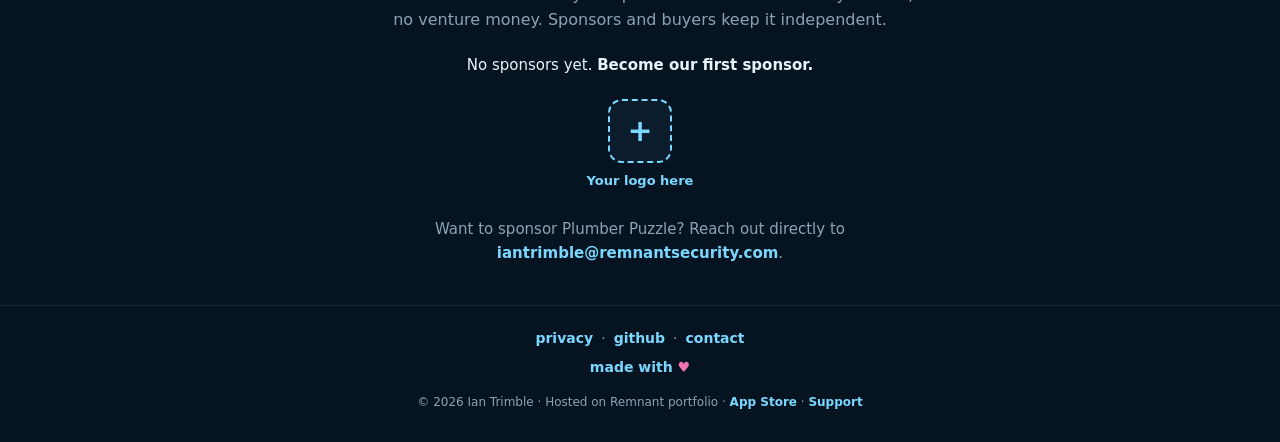
<file: privacy.html>
<!doctype html>
<html lang="en">
<head>
<meta charset="utf-8">
<meta name="viewport" content="width=device-width, initial-scale=1">
<title>Plumber Puzzle Privacy Policy</title>
<meta name="description" content="Privacy policy for Plumber Puzzle: Pipe Flow. Data Not Collected. Local progress. Game Center via Apple.">
<link rel="canonical" href="https://plumberpuzzle.remnantsecurity.com/privacy.html">
<link rel="icon" type="image/svg+xml" href="/favicon.svg">
<meta property="og:title" content="Plumber Puzzle Privacy">
<meta property="og:type" content="website">
<meta name="theme-color" content="#061421">
<style>
:root{--accent:#3DB8E8;--accent2:#7AD7FF;--sea:#061421;--ink:#E8F4FC;--muted:#8BA3B5;--card:#0B1C2C;--line:rgba(125,180,210,.14);--bg:#061421;--shadow:0 24px 70px rgba(0,0,0,.35)}
*{box-sizing:border-box}html{scroll-behavior:smooth}body{margin:0;background:var(--bg);color:var(--ink);font-family:-apple-system,BlinkMacSystemFont,"SF Pro Display","Inter",system-ui,sans-serif;line-height:1.5;-webkit-font-smoothing:antialiased}
a{color:inherit;text-decoration:none}.nav{position:sticky;top:0;z-index:50;background:rgba(6,20,33,.86);backdrop-filter:saturate(180%) blur(22px);border-bottom:1px solid var(--line)}
.navin{max-width:1080px;margin:auto;padding:14px 24px;display:flex;align-items:center;justify-content:space-between;gap:16px}
.brand{display:flex;align-items:center;gap:10px;font-weight:800}.mark{width:32px;height:32px;border-radius:10px;background:linear-gradient(135deg,var(--accent),#12587A);display:grid;place-items:center;color:#fff;font-weight:900;font-size:11px}
.links{display:flex;gap:20px;color:var(--muted);font-size:14px;flex-wrap:wrap}.pill{padding:10px 16px;border-radius:999px;background:var(--accent);color:#041018;font-weight:700;font-size:14px}
.wrap{max-width:1080px;margin:auto;padding:0 24px}.hero{padding:72px 0 56px;background:radial-gradient(circle at 80% 0%,rgba(61,184,232,.22),transparent 42%),radial-gradient(circle at 10% 90%,rgba(18,88,122,.35),transparent 45%),linear-gradient(180deg,#082033,var(--bg))}
.eyebrow{display:inline-flex;padding:7px 12px;border-radius:999px;background:rgba(61,184,232,.14);color:var(--accent2);font-size:12px;font-weight:800;letter-spacing:.06em;text-transform:uppercase}
h1{font-size:clamp(36px,6vw,64px);line-height:1.02;letter-spacing:-.04em;margin:16px 0}.lead{font-size:19px;color:var(--muted);max-width:640px}
.cta{display:flex;gap:12px;flex-wrap:wrap;margin-top:28px}.btn{display:inline-flex;align-items:center;justify-content:center;padding:14px 20px;border-radius:14px;font-weight:800}
.primary{background:var(--accent);color:#041018}.secondary{background:transparent;border:1px solid var(--line);color:var(--ink)}.meta{margin-top:16px;color:var(--muted);font-size:14px}
.proof{display:grid;grid-template-columns:repeat(4,1fr);gap:14px;margin:40px 0 0}.proofItem{background:var(--card);border:1px solid var(--line);border-radius:20px;padding:20px;box-shadow:0 10px 28px rgba(0,0,0,.2)}
.proofItem strong{display:block;font-size:28px;letter-spacing:-.03em}.proofItem span{color:var(--muted);font-size:13px}
.section{padding:64px 0;border-top:1px solid var(--line)}.section h2{font-size:clamp(28px,4vw,44px);letter-spacing:-.03em;margin:0 0 12px}
.grid{display:grid;grid-template-columns:repeat(3,1fr);gap:16px;margin-top:28px}.card{background:var(--card);border:1px solid var(--line);border-radius:20px;padding:22px;box-shadow:0 10px 28px rgba(0,0,0,.2)}
.card h3{margin:0 0 8px;font-size:18px}.card p,.card li,.content p,.content li{color:var(--muted);font-size:15px}.footer{padding:36px 0;color:var(--muted);font-size:13px;border-top:1px solid var(--line)}
.footerin{display:flex;justify-content:space-between;gap:16px;flex-wrap:wrap}.content{max-width:760px}.content p,.content li{font-size:17px}
a.inline{color:var(--accent2);text-decoration:underline;text-underline-offset:3px}
@media(max-width:900px){.proof,.grid{grid-template-columns:1fr 1fr}.links{display:none}}
@media(max-width:600px){.proof,.grid{grid-template-columns:1fr}}
</style>
<link rel="stylesheet" href="/sponsors.css">
</head>
<body>
<nav class="nav"><div class="navin">
  <a class="brand" href="/"><span class="mark">PP</span>Plumber Puzzle</a>
  <div class="links">
    <a href="/#features">Features</a>
    <a href="/support.html">Support</a>
    <a href="/privacy.html">Privacy</a>
  </div>
  <a class="pill" href="https://apps.apple.com/us/app/plumber-puzzle-pipe-flow/id6789703995?mt=8&amp;ct=EXP-20261004-PIPEFLOW-SITE-01">App Store</a>
</div></nav>
<section class="hero"><div class="wrap content">
  <span class="eyebrow">Privacy · Effective July 10, 2026</span>
  <h1>Data Not Collected.</h1>
  <p class="lead">Plumber Puzzle: Pipe Flow does not collect personal data. App Store privacy label: Data Not Collected.</p>
</div></section>
<section class="section"><div class="wrap content">
  <h2>Data collection</h2>
  <p>The app does not include advertising, analytics, tracking, third-party accounts, or a developer-operated server. We do not collect, sell, or share personal information.</p>
  <h2>Data stored on your device</h2>
  <p>Game progress, scores, achievements, and preferences are stored locally on your device. This information is not transmitted to us.</p>
  <h2>Game Center</h2>
  <p>If you choose to use Game Center, Apple processes Game Center information under Apple's privacy policy. We do not receive your Apple Account credentials.</p>
  <h2>Support</h2>
  <p>If you email support, we receive the information you choose to include in your message and use it only to respond to your request.</p>
  <h2>This marketing site</h2>
  <p>Non-privacy pages on this host may use PostHog for anonymous page analytics. The privacy page loads no analytics scripts. The app never includes marketing analytics. The App Store privacy page can cite this host: <a class="inline" href="https://plumberpuzzle.remnantsecurity.com/privacy.html">plumberpuzzle.remnantsecurity.com/privacy.html</a>.</p>
  <h2>Contact</h2>
  <p>Questions about this policy: <a class="inline" href="mailto:iantrimble@remnantsecurity.com">iantrimble@remnantsecurity.com</a>. Seller/copyright: © 2026 Ian Trimble. Remnant portfolio hosts this site.</p>
</div></section>
<!-- TODO(sponsors): flip data-sponsors-live to "true" when https://github.com/sponsors/itrimble is live -->
<section class="sp sp-sponsors" data-sponsors-live="false" aria-labelledby="sp-h"><div class="sp-wrap">
  <h2 id="sp-h">Sponsors</h2>
  <p class="sp-indie">Plumber Puzzle is made by one person at Remnant Security: no ads, no venture money. Sponsors and buyers keep it independent.</p>
  <p class="sp-empty">No sponsors yet. <strong>Become our first sponsor.</strong></p>
  <ul class="sp-row"><li><a class="sp-tile" href="mailto:iantrimble@remnantsecurity.com?subject=Plumber%20Puzzle%20sponsorship" data-live-href="https://github.com/sponsors/itrimble" aria-label="Your logo here: become the first sponsor of Plumber Puzzle"><span class="sp-slot" aria-hidden="true">+</span><span>Your logo here</span></a></li></ul>
  <p class="sp-cta">Want to sponsor Plumber Puzzle? <span data-show-when="live">Use <a href="mailto:iantrimble@remnantsecurity.com?subject=Plumber%20Puzzle%20sponsorship" data-live-href="https://github.com/sponsors/itrimble">GitHub Sponsors</a> or reach</span><span data-show-when="pending">Reach</span> out directly to <a href="mailto:iantrimble@remnantsecurity.com?subject=Plumber%20Puzzle%20sponsorship">iantrimble@remnantsecurity.com</a>.</p>
</div></section>
<footer class="sp sp-foot"><div class="sp-wrap">
  <nav aria-label="Footer"><a href="/privacy.html">privacy</a><span aria-hidden="true">·</span><a href="https://github.com/itrimble/plumberpuzzle-site" rel="noopener">github</a><span aria-hidden="true">·</span><a href="mailto:iantrimble@remnantsecurity.com">contact</a></nav>
  <p class="sp-made"><a href="https://remnantsecurity.com">made with <span class="sp-heart" aria-hidden="true">♥</span><span class="sp-sr">love</span></a></p>
  <p class="sp-legal"><span class="sp-nw">© 2026 Ian Trimble · Hosted on Remnant portfolio</span> · <span class="sp-nw"><a href="https://apps.apple.com/us/app/plumber-puzzle-pipe-flow/id6789703995?mt=8&amp;ct=EXP-20261004-PIPEFLOW-SITE-01">App Store</a></span> · <span class="sp-nw"><a href="/support.html">Support</a></span></p>
</div></footer>
<script src="/sponsors.js"></script>
<script src="/ct.js" data-fallback-ct="EXP-20261004-PIPEFLOW-SITE-01"></script>
</body></html>
</file>
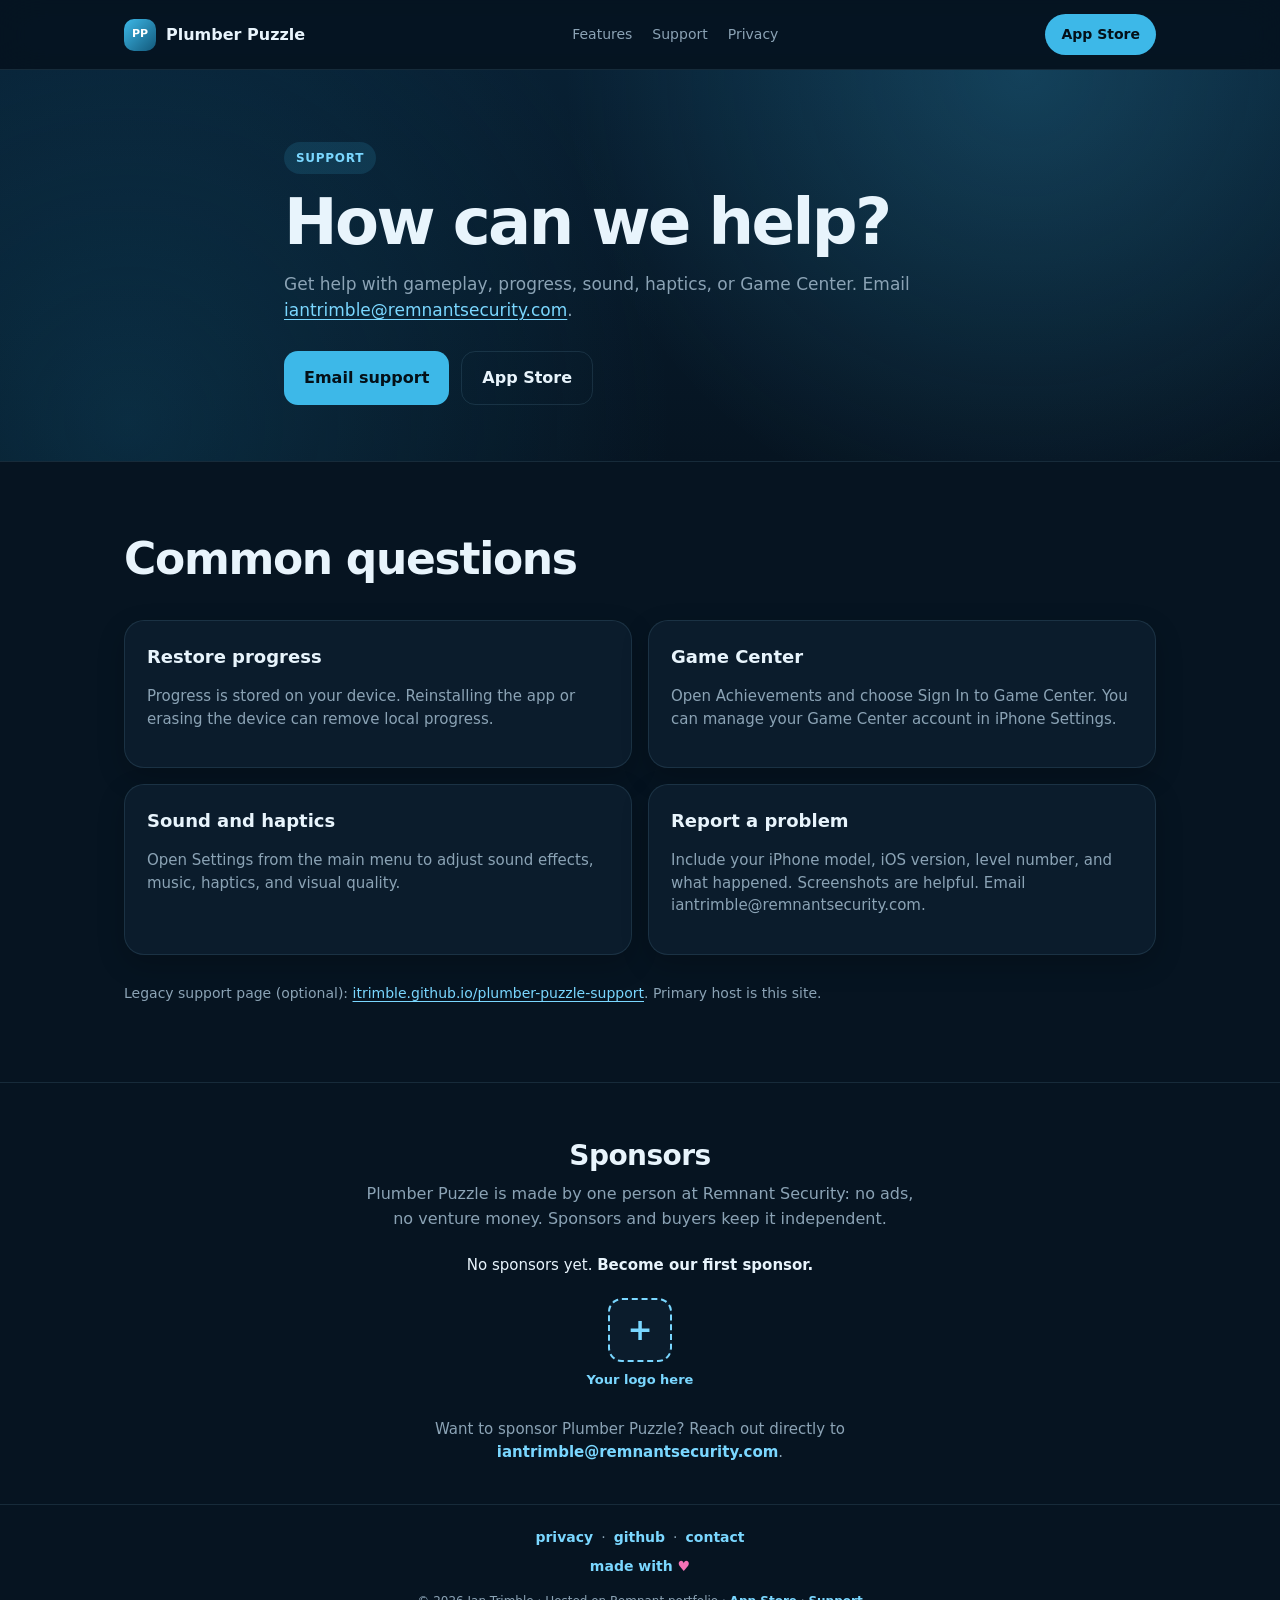
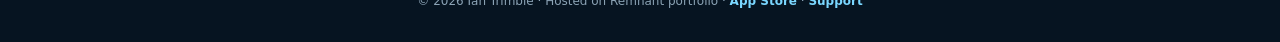
<file: support.html>
<!doctype html>
<html lang="en">
<head>
<meta charset="utf-8">
<meta name="viewport" content="width=device-width, initial-scale=1">
<title>Plumber Puzzle Support</title>
<meta name="description" content="Support for Plumber Puzzle: Pipe Flow — restore progress, Game Center, sound/haptics, report a problem.">
<link rel="canonical" href="https://plumberpuzzle.remnantsecurity.com/support.html">
<link rel="icon" type="image/svg+xml" href="/favicon.svg">
<meta property="og:title" content="Plumber Puzzle Support">
<meta property="og:type" content="website">
<meta name="theme-color" content="#061421">
<style>
:root{--accent:#3DB8E8;--accent2:#7AD7FF;--sea:#061421;--ink:#E8F4FC;--muted:#8BA3B5;--card:#0B1C2C;--line:rgba(125,180,210,.14);--bg:#061421;--shadow:0 24px 70px rgba(0,0,0,.35)}
*{box-sizing:border-box}html{scroll-behavior:smooth}body{margin:0;background:var(--bg);color:var(--ink);font-family:-apple-system,BlinkMacSystemFont,"SF Pro Display","Inter",system-ui,sans-serif;line-height:1.5;-webkit-font-smoothing:antialiased}
a{color:inherit;text-decoration:none}.nav{position:sticky;top:0;z-index:50;background:rgba(6,20,33,.86);backdrop-filter:saturate(180%) blur(22px);border-bottom:1px solid var(--line)}
.navin{max-width:1080px;margin:auto;padding:14px 24px;display:flex;align-items:center;justify-content:space-between;gap:16px}
.brand{display:flex;align-items:center;gap:10px;font-weight:800}.mark{width:32px;height:32px;border-radius:10px;background:linear-gradient(135deg,var(--accent),#12587A);display:grid;place-items:center;color:#fff;font-weight:900;font-size:11px}
.links{display:flex;gap:20px;color:var(--muted);font-size:14px;flex-wrap:wrap}.pill{padding:10px 16px;border-radius:999px;background:var(--accent);color:#041018;font-weight:700;font-size:14px}
.wrap{max-width:1080px;margin:auto;padding:0 24px}.hero{padding:72px 0 56px;background:radial-gradient(circle at 80% 0%,rgba(61,184,232,.22),transparent 42%),radial-gradient(circle at 10% 90%,rgba(18,88,122,.35),transparent 45%),linear-gradient(180deg,#082033,var(--bg))}
.eyebrow{display:inline-flex;padding:7px 12px;border-radius:999px;background:rgba(61,184,232,.14);color:var(--accent2);font-size:12px;font-weight:800;letter-spacing:.06em;text-transform:uppercase}
h1{font-size:clamp(36px,6vw,64px);line-height:1.02;letter-spacing:-.04em;margin:16px 0}.lead{font-size:19px;color:var(--muted);max-width:640px}
.cta{display:flex;gap:12px;flex-wrap:wrap;margin-top:28px}.btn{display:inline-flex;align-items:center;justify-content:center;padding:14px 20px;border-radius:14px;font-weight:800}
.primary{background:var(--accent);color:#041018}.secondary{background:transparent;border:1px solid var(--line);color:var(--ink)}.meta{margin-top:16px;color:var(--muted);font-size:14px}
.proof{display:grid;grid-template-columns:repeat(4,1fr);gap:14px;margin:40px 0 0}.proofItem{background:var(--card);border:1px solid var(--line);border-radius:20px;padding:20px;box-shadow:0 10px 28px rgba(0,0,0,.2)}
.proofItem strong{display:block;font-size:28px;letter-spacing:-.03em}.proofItem span{color:var(--muted);font-size:13px}
.section{padding:64px 0;border-top:1px solid var(--line)}.section h2{font-size:clamp(28px,4vw,44px);letter-spacing:-.03em;margin:0 0 12px}
.grid{display:grid;grid-template-columns:repeat(3,1fr);gap:16px;margin-top:28px}.card{background:var(--card);border:1px solid var(--line);border-radius:20px;padding:22px;box-shadow:0 10px 28px rgba(0,0,0,.2)}
.card h3{margin:0 0 8px;font-size:18px}.card p,.card li,.content p,.content li{color:var(--muted);font-size:15px}.footer{padding:36px 0;color:var(--muted);font-size:13px;border-top:1px solid var(--line)}
.footerin{display:flex;justify-content:space-between;gap:16px;flex-wrap:wrap}.content{max-width:760px}.content p,.content li{font-size:17px}
a.inline{color:var(--accent2);text-decoration:underline;text-underline-offset:3px}
@media(max-width:900px){.proof,.grid{grid-template-columns:1fr 1fr}.links{display:none}}
@media(max-width:600px){.proof,.grid{grid-template-columns:1fr}}
</style>
<link rel="stylesheet" href="/sponsors.css">
</head>
<body>
<nav class="nav"><div class="navin">
  <a class="brand" href="/"><span class="mark">PP</span>Plumber Puzzle</a>
  <div class="links">
    <a href="/#features">Features</a>
    <a href="/support.html">Support</a>
    <a href="/privacy.html">Privacy</a>
  </div>
  <a class="pill" href="https://apps.apple.com/us/app/plumber-puzzle-pipe-flow/id6789703995?mt=8&amp;ct=EXP-20261004-PIPEFLOW-SITE-01">App Store</a>
</div></nav>
<section class="hero"><div class="wrap content">
  <span class="eyebrow">Support</span>
  <h1>How can we help?</h1>
  <p class="lead">Get help with gameplay, progress, sound, haptics, or Game Center. Email <a class="inline" href="mailto:iantrimble@remnantsecurity.com">iantrimble@remnantsecurity.com</a>.</p>
  <div class="cta">
    <a class="btn primary" href="mailto:iantrimble@remnantsecurity.com?subject=Plumber%20Puzzle%20Support">Email support</a>
    <a class="btn secondary" href="https://apps.apple.com/us/app/plumber-puzzle-pipe-flow/id6789703995?mt=8&amp;ct=EXP-20261004-PIPEFLOW-SITE-01">App Store</a>
  </div>
</div></section>
<section class="section"><div class="wrap">
  <h2>Common questions</h2>
  <div class="grid" style="grid-template-columns:repeat(2,1fr)">
    <article class="card"><h3>Restore progress</h3><p>Progress is stored on your device. Reinstalling the app or erasing the device can remove local progress.</p></article>
    <article class="card"><h3>Game Center</h3><p>Open Achievements and choose Sign In to Game Center. You can manage your Game Center account in iPhone Settings.</p></article>
    <article class="card"><h3>Sound and haptics</h3><p>Open Settings from the main menu to adjust sound effects, music, haptics, and visual quality.</p></article>
    <article class="card"><h3>Report a problem</h3><p>Include your iPhone model, iOS version, level number, and what happened. Screenshots are helpful. Email iantrimble@remnantsecurity.com.</p></article>
  </div>
  <p class="meta" style="margin-top:28px">Legacy support page (optional): <a class="inline" href="https://itrimble.github.io/plumber-puzzle-support/">itrimble.github.io/plumber-puzzle-support</a>. Primary host is this site.</p>
</div></section>
<!-- TODO(sponsors): flip data-sponsors-live to "true" when https://github.com/sponsors/itrimble is live -->
<section class="sp sp-sponsors" data-sponsors-live="false" aria-labelledby="sp-h"><div class="sp-wrap">
  <h2 id="sp-h">Sponsors</h2>
  <p class="sp-indie">Plumber Puzzle is made by one person at Remnant Security: no ads, no venture money. Sponsors and buyers keep it independent.</p>
  <p class="sp-empty">No sponsors yet. <strong>Become our first sponsor.</strong></p>
  <ul class="sp-row"><li><a class="sp-tile" href="mailto:iantrimble@remnantsecurity.com?subject=Plumber%20Puzzle%20sponsorship" data-live-href="https://github.com/sponsors/itrimble" aria-label="Your logo here: become the first sponsor of Plumber Puzzle"><span class="sp-slot" aria-hidden="true">+</span><span>Your logo here</span></a></li></ul>
  <p class="sp-cta">Want to sponsor Plumber Puzzle? <span data-show-when="live">Use <a href="mailto:iantrimble@remnantsecurity.com?subject=Plumber%20Puzzle%20sponsorship" data-live-href="https://github.com/sponsors/itrimble">GitHub Sponsors</a> or reach</span><span data-show-when="pending">Reach</span> out directly to <a href="mailto:iantrimble@remnantsecurity.com?subject=Plumber%20Puzzle%20sponsorship">iantrimble@remnantsecurity.com</a>.</p>
</div></section>
<footer class="sp sp-foot"><div class="sp-wrap">
  <nav aria-label="Footer"><a href="/privacy.html">privacy</a><span aria-hidden="true">·</span><a href="https://github.com/itrimble/plumberpuzzle-site" rel="noopener">github</a><span aria-hidden="true">·</span><a href="mailto:iantrimble@remnantsecurity.com">contact</a></nav>
  <p class="sp-made"><a href="https://remnantsecurity.com">made with <span class="sp-heart" aria-hidden="true">♥</span><span class="sp-sr">love</span></a></p>
  <p class="sp-legal"><span class="sp-nw">© 2026 Ian Trimble · Hosted on Remnant portfolio</span> · <span class="sp-nw"><a href="https://apps.apple.com/us/app/plumber-puzzle-pipe-flow/id6789703995?mt=8&amp;ct=EXP-20261004-PIPEFLOW-SITE-01">App Store</a></span> · <span class="sp-nw"><a href="/support.html">Support</a></span></p>
</div></footer>
<script src="/sponsors.js"></script>
<script src="/ct.js" data-fallback-ct="EXP-20261004-PIPEFLOW-SITE-01"></script>
<script src="/posthog.js"></script>
</body></html>
</file>
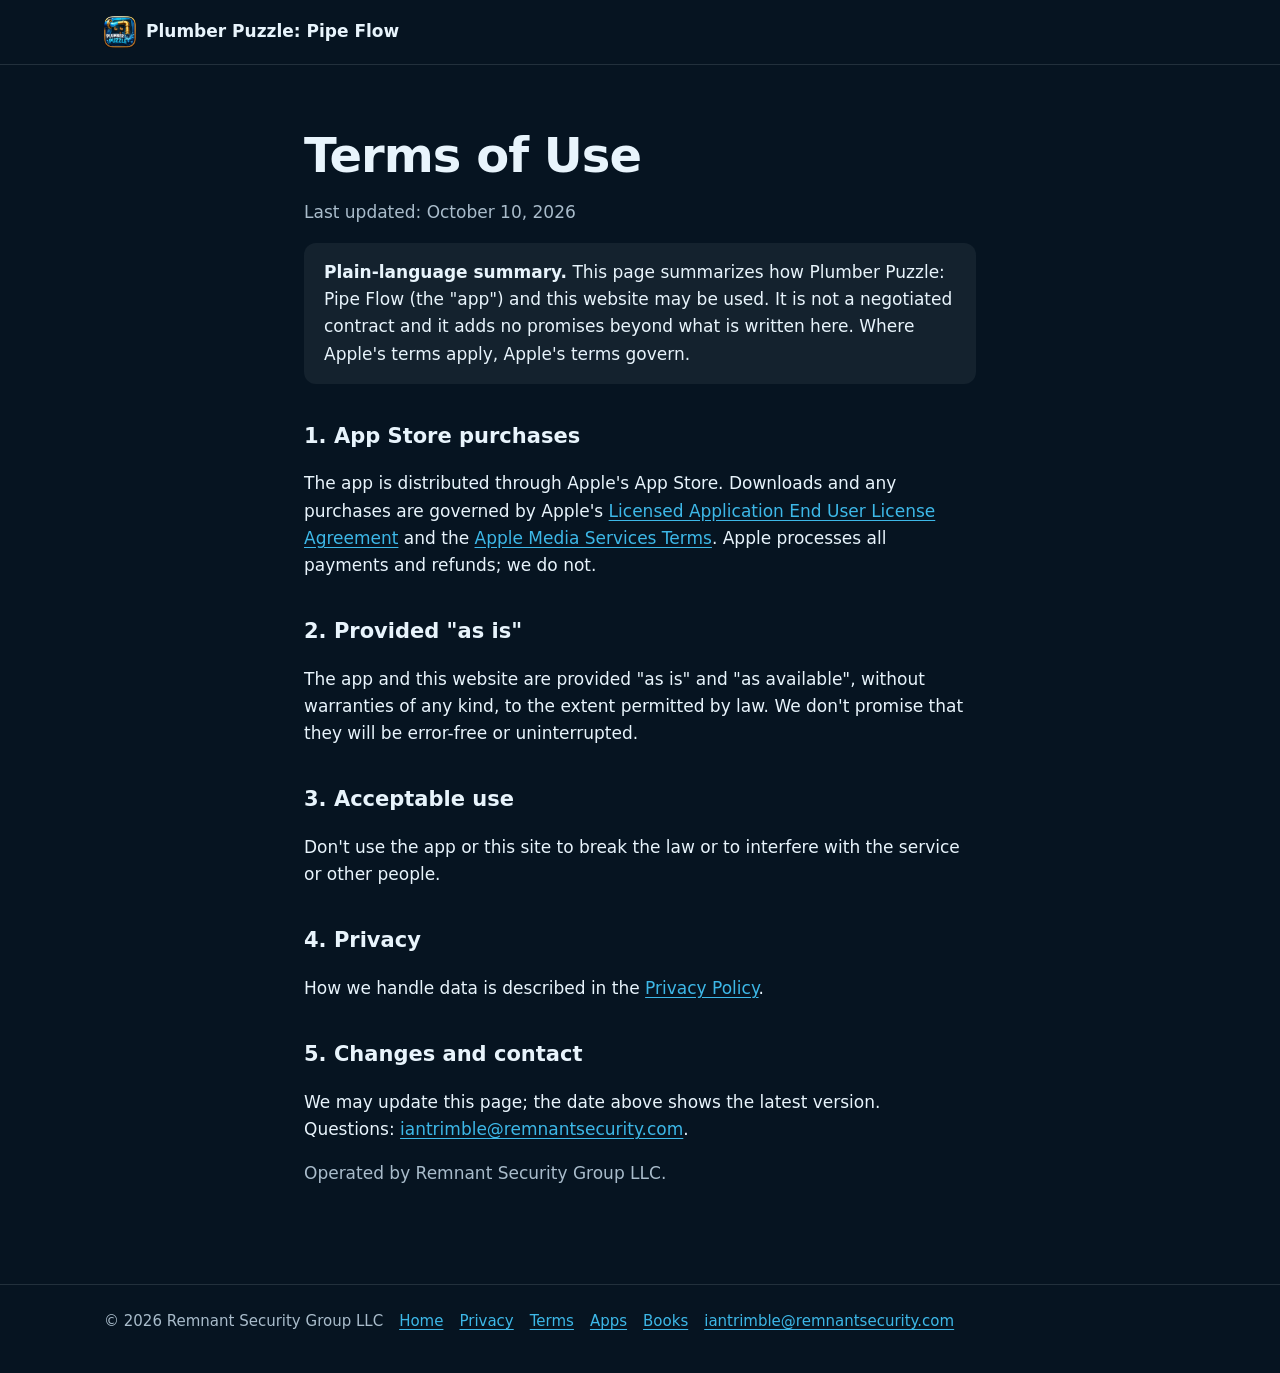
<file: terms.html>
<!doctype html>
<html lang="en">
<head>
<meta charset="utf-8">
<meta name="viewport" content="width=device-width, initial-scale=1">
<title>Terms of Use — Plumber Puzzle: Pipe Flow</title>
<meta name="description" content="Plain-language terms of use for Plumber Puzzle: Pipe Flow.">
<link rel="icon" href="/favicon.ico" sizes="any">
<link rel="apple-touch-icon" href="/apple-touch-icon.png">
<style>
*{box-sizing:border-box}body{margin:0;background:#061421;color:#E8F4FC;font-family:-apple-system,BlinkMacSystemFont,"SF Pro Display","Inter",system-ui,sans-serif;font-size:17px;line-height:1.6;-webkit-font-smoothing:antialiased}
a{color:#3DB8E8;text-underline-offset:3px}a:focus-visible{outline:3px solid #3DB8E8;outline-offset:3px;border-radius:4px}
.wrap{max-width:720px;margin:0 auto;padding:0 24px}
header{border-bottom:1px solid color-mix(in srgb,#E8F4FC 12%,transparent)}header .wrap{display:flex;align-items:center;gap:12px;padding:16px 24px;max-width:1120px}
header a.brand{display:flex;align-items:center;gap:10px;font-weight:700;color:#E8F4FC;text-decoration:none}header img{border-radius:8px}
main{padding:64px 0 80px}h1{font-size:clamp(32px,5vw,48px);line-height:1.1;letter-spacing:-.02em;margin:0 0 12px}
h2{font-size:21px;margin:36px 0 8px}.muted{color:#a9bccb}
.links{display:flex;flex-wrap:wrap;gap:12px;margin-top:28px}.links a{display:inline-block;padding:12px 20px;border-radius:999px;border:1px solid color-mix(in srgb,#E8F4FC 18%,transparent);text-decoration:none;font-weight:600;color:#E8F4FC}
.links a.primary{background:#3DB8E8;border-color:#3DB8E8;color:#04141a}
.note{padding:16px 20px;border-radius:12px;background:color-mix(in srgb,#E8F4FC 6%,transparent);margin:0 0 24px}
footer{border-top:1px solid color-mix(in srgb,#E8F4FC 12%,transparent);padding:24px 0 40px;font-size:15px}footer .wrap{display:flex;flex-wrap:wrap;gap:16px;max-width:1120px}
</style>
<style id="a11y-2026-10-10">a:focus-visible,button:focus-visible,summary:focus-visible,[tabindex]:focus-visible{outline:3px solid currentColor;outline-offset:3px;border-radius:4px}</style>
</head>
<body>
<header><div class="wrap"><a class="brand" href="/"><img src="/apple-touch-icon.png" alt="" width="32" height="32">Plumber Puzzle: Pipe Flow</a></div></header>
<main id="main"><div class="wrap">
<h1>Terms of Use</h1>
<p class="muted">Last updated: October 10, 2026</p>
<p class="note"><strong>Plain-language summary.</strong> This page summarizes how Plumber Puzzle: Pipe Flow (the "app") and this website may be used. It is not a negotiated contract and it adds no promises beyond what is written here. Where Apple's terms apply, Apple's terms govern.</p>
<h2>1. App Store purchases</h2>
<p>The app is distributed through Apple's App Store. Downloads and any purchases are governed by Apple's <a href="https://www.apple.com/legal/internet-services/itunes/dev/stdeula/">Licensed Application End User License Agreement</a> and the <a href="https://www.apple.com/legal/internet-services/itunes/">Apple Media Services Terms</a>. Apple processes all payments and refunds; we do not.</p>

<h2>2. Provided "as is"</h2>
<p>The app and this website are provided "as is" and "as available", without warranties of any kind, to the extent permitted by law. We don't promise that they will be error-free or uninterrupted.</p>
<h2>3. Acceptable use</h2>
<p>Don't use the app or this site to break the law or to interfere with the service or other people.</p>
<h2>4. Privacy</h2>
<p>How we handle data is described in the <a href="/privacy.html">Privacy Policy</a>.</p>
<h2>5. Changes and contact</h2>
<p>We may update this page; the date above shows the latest version. Questions: <a href="mailto:iantrimble@remnantsecurity.com">iantrimble@remnantsecurity.com</a>.</p>
<p class="muted">Operated by Remnant Security Group LLC.</p>
</div></main>
<footer><div class="wrap"><span class="muted">© 2026 Remnant Security Group LLC</span><a href="/">Home</a><a href="/privacy.html">Privacy</a><a href="/terms.html">Terms</a><a href="https://apps.remnantsecurity.com/">Apps</a><a href="https://books.remnantsecurity.com/">Books</a><a href="mailto:iantrimble@remnantsecurity.com">iantrimble@remnantsecurity.com</a></div></footer>
</body>
</html>
</file>
<file: play/play.css>
/* Playable demo (#mini). Colours come from the page's :root tokens. */
.play{display:grid;grid-template-columns:minmax(0,1fr) minmax(0,520px);gap:44px;align-items:start}
.play h2{margin:14px 0 10px}
.steps{list-style:none;padding:0;margin:22px 0 0;display:grid;gap:14px;counter-reset:step}
.steps li{position:relative;padding:14px 16px 14px 56px;background:var(--card);border:1px solid var(--line);border-radius:16px;counter-increment:step}
.steps li::before{content:counter(step);position:absolute;left:16px;top:14px;width:28px;height:28px;border-radius:9px;background:rgba(61,184,232,.16);color:var(--accent2);display:grid;place-items:center;font-weight:800;font-size:14px}
.steps h3{margin:0 0 4px;font-size:16px}.steps p{margin:0;color:var(--muted);font-size:15px}
.play-note{color:var(--muted);font-size:13px;margin-top:16px}

.mini{position:relative}
.mini-top{display:flex;align-items:center;justify-content:space-between;gap:10px;margin-bottom:10px;min-height:44px}
.mini-stagename{font-weight:800;font-size:14px;color:var(--accent2);margin:0}
.mini-tools{display:flex;gap:8px}
.mini-tool{width:40px;height:40px;border-radius:12px;border:1px solid var(--line);background:var(--card);color:var(--ink);display:grid;place-items:center;cursor:pointer;padding:0}
.mini-tool svg{width:20px;height:20px;fill:none;stroke:currentColor;stroke-width:2;stroke-linecap:round;stroke-linejoin:round}
.mini-tool[aria-pressed="true"] .off,.mini-tool[aria-pressed="false"] .on{display:none}
.mini-hud{display:grid;grid-template-columns:repeat(3,auto) 1fr;gap:14px;align-items:center;background:var(--card);border:1px solid var(--line);border-radius:16px;padding:10px 14px;margin-bottom:10px;font-size:13px}
.mini-hud .cap{display:block;color:var(--muted);font-size:11px;text-transform:uppercase;letter-spacing:.06em;font-weight:700}
.mini-hud b{font-size:16px;font-variant-numeric:tabular-nums}
.mini-pips{display:flex;gap:5px;height:22px;align-items:center}
.mini-pips i{width:12px;height:12px;border-radius:50%;background:var(--accent);box-shadow:0 0 8px rgba(61,184,232,.6)}
.mini-pips i.used{background:#ff7a45;box-shadow:none;opacity:.5}
.mini-water{justify-self:stretch;min-width:0}
.mini-gaugebar{height:8px;border-radius:99px;background:rgba(125,180,210,.16);overflow:hidden;margin-top:6px}
.mini-gaugebar span{display:block;height:100%;background:linear-gradient(90deg,#3db8e8,#7ad7ff);transform-origin:left;transition:transform .12s linear}
.mini.urgent .mini-gaugebar span{background:linear-gradient(90deg,#ff7a45,#ffb36b)}
.mini-stage{position:relative;border-radius:22px;overflow:hidden;border:1px solid var(--line);box-shadow:var(--shadow);background:#06192a}
.mini-stage canvas{display:block;width:100%;aspect-ratio:1/1;touch-action:manipulation;outline:none;cursor:pointer}
.mini-stage canvas:focus-visible{box-shadow:inset 0 0 0 3px #ffd66b}
.mini-under{display:flex;gap:12px;align-items:center;justify-content:space-between;margin-top:10px}
.mini-hint{margin:0;color:var(--muted);font-size:14px;min-height:42px}
.mini-release{flex:none;border:0;cursor:pointer;font:inherit;padding:11px 16px;border-radius:12px;font-weight:800;background:linear-gradient(135deg,#ffb84d,#ff8a2b);color:#2a1400}
.mini-release:disabled{opacity:.4;cursor:default}
.mini:not(.playing) .mini-hud,.mini:not(.playing) .mini-under,.mini:not(.playing) [data-act="pause"]{visibility:hidden}

.mini-start,.mini-card{position:absolute;inset:auto 14px 14px 14px;padding:18px;border-radius:18px;background:rgba(5,18,31,.86);border:1px solid var(--line);backdrop-filter:blur(10px);-webkit-backdrop-filter:blur(10px);text-align:center}
/* The card covers the whole widget (HUD, board and buttons), so it has room on a phone. */
.mini-card{inset:0;z-index:5;display:flex;flex-direction:column;justify-content:center;background:rgba(5,18,31,.93);overflow:auto}
.mini-card[hidden]{display:none}
.mini-start p,.mini-card p{margin:8px 0;color:var(--muted);font-size:14px}
.mini-card h3{margin:10px 0 6px;font-size:22px;outline:none}
.mini-card .mini-big{color:var(--ink);font-weight:800;font-size:16px}
.mini-start .btn,.mini-card .btn{border:0;cursor:pointer;font:inherit;font-weight:800;margin-top:6px}
.mini-card .ghost{background:transparent;border:1px solid var(--line);color:var(--ink)}
.mini-actions{display:flex;gap:10px;justify-content:center;flex-wrap:wrap;margin-top:10px}
.star{font-size:34px;color:rgba(255,214,107,.22);margin:0 3px}.star.on{color:#ffd66b;text-shadow:0 0 14px rgba(255,190,60,.6)}
.mini-locked{display:flex;gap:10px;justify-content:center;margin:12px 0}
.mini-locked .lock{position:relative;width:56px;height:56px;border-radius:14px;overflow:hidden;background:var(--card)}
.mini-locked img{width:100%;height:100%;filter:grayscale(.65) brightness(.6)}
.mini-locked .lock::after{content:"";position:absolute;right:4px;bottom:4px;width:16px;height:16px;background:no-repeat center/contain url("data:image/svg+xml,%3Csvg xmlns='http://www.w3.org/2000/svg' viewBox='0 0 24 24' fill='none' stroke='%23e8f4fc' stroke-width='2.4'%3E%3Crect x='5' y='11' width='14' height='10' rx='2'/%3E%3Cpath d='M8 11V8a4 4 0 0 1 8 0v3'/%3E%3C/svg%3E")}
.mini-toast{position:absolute;left:50%;top:14px;transform:translateX(-50%);padding:8px 14px;border-radius:99px;background:rgba(5,18,31,.9);border:1px solid var(--line);font-weight:700;font-size:13px;white-space:nowrap;pointer-events:none}
.mini-toast.show{animation:mini-toast 1.9s ease forwards}
@keyframes mini-toast{0%{opacity:0;transform:translate(-50%,-6px)}10%,80%{opacity:1;transform:translate(-50%,0)}100%{opacity:0}}
.sr-only{position:absolute;width:1px;height:1px;padding:0;margin:-1px;overflow:hidden;clip:rect(0,0,0,0);white-space:nowrap;border:0}
.mini button:focus-visible,.mini a:focus-visible{outline:3px solid #ffd66b;outline-offset:2px}
@media(max-width:900px){.play{grid-template-columns:1fr;gap:28px}.mini{max-width:560px;width:100%;margin:0 auto}}
@media(max-width:480px){.mini-start{position:static;padding:14px 12px;border:0;border-radius:0;border-top:1px solid var(--line);background:rgba(5,18,31,.94)}.mini-start p{font-size:13px;margin:6px 0}.mini-start .eyebrow{font-size:11px}.mini-start .mini-keys{display:none}.mini-hud{grid-template-columns:repeat(3,auto);row-gap:8px}.mini-water{grid-column:1/-1}.mini-under{flex-direction:column;align-items:stretch}}
@media(prefers-reduced-motion:reduce){.mini-toast.show{animation:none}.mini-gaugebar span{transition:none}}
.mini-card .eyebrow{align-self:center}
</file>
<file: sponsors.css>
/* Sponsors section + minimal footer (Handy-style). All classes prefixed sp- to avoid clashes. */
.sp{--sp-link:#7AD7FF;--sp-ink:#E8F4FC;--sp-muted:#8BA3B5;--sp-line:rgba(125,180,210,.14);--sp-tile:#0B1C2C;--sp-heart:#f472b6}

.sp-wrap{max-width:1080px;margin:0 auto;padding:0 24px;box-sizing:border-box}
.sp-sponsors{padding:56px 0 40px;border-top:1px solid var(--sp-line);text-align:center;font-family:inherit}
.sp-sponsors h2{margin:0 0 10px;font-size:28px;line-height:1.2;letter-spacing:-.02em;color:var(--sp-ink)}
.sp-indie{max-width:560px;margin:0 auto 22px;color:var(--sp-muted);font-size:16px;line-height:1.55}
.sp-empty{margin:0 0 16px;color:var(--sp-ink);font-size:15px}
.sp-row{display:flex;justify-content:center;flex-wrap:wrap;gap:20px;margin:0 0 22px;padding:0;list-style:none}
.sp-sponsors a.sp-tile{display:inline-flex;flex-direction:column;align-items:center;gap:8px;margin:0;padding:6px;text-decoration:none;color:var(--sp-link);font-size:13px;font-weight:600;border-radius:14px}
.sp-slot{width:64px;height:64px;box-sizing:border-box;border:2px dashed var(--sp-link);border-radius:14px;display:flex;align-items:center;justify-content:center;font-size:30px;line-height:1;color:var(--sp-link);background:var(--sp-tile)}
.sp-tile:hover .sp-slot{border-style:solid}
.sp-cta{margin:0 auto;max-width:600px;color:var(--sp-muted);font-size:15px;line-height:1.55}
.sp a{color:var(--sp-link);font-weight:600;margin:0;padding:0;display:inline}
.sp a:focus-visible{outline:3px solid var(--sp-link);outline-offset:3px;border-radius:6px}
footer.sp-foot{padding:22px 0 30px;margin:0;color:var(--sp-muted);font-size:13px;border-top:1px solid var(--sp-line);text-align:center}
.sp-foot nav{display:flex;justify-content:center;flex-wrap:wrap;gap:8px;font-size:14px;margin:0}
.sp-made{margin:8px 0 14px;font-size:14px}
.sp-made a{text-decoration:none}
.sp-heart{color:var(--sp-heart)}
.sp-legal{font-size:12px;margin:0;line-height:1.7;color:var(--sp-muted)}
.sp-nw{white-space:nowrap}
.sp-sr{position:absolute;width:1px;height:1px;overflow:hidden;clip:rect(0 0 0 0);white-space:nowrap}
[data-show-when="live"]{display:none}
[data-sponsors-live="true"] [data-show-when="live"]{display:inline}
[data-sponsors-live="true"] [data-show-when="pending"]{display:none}
</file>
